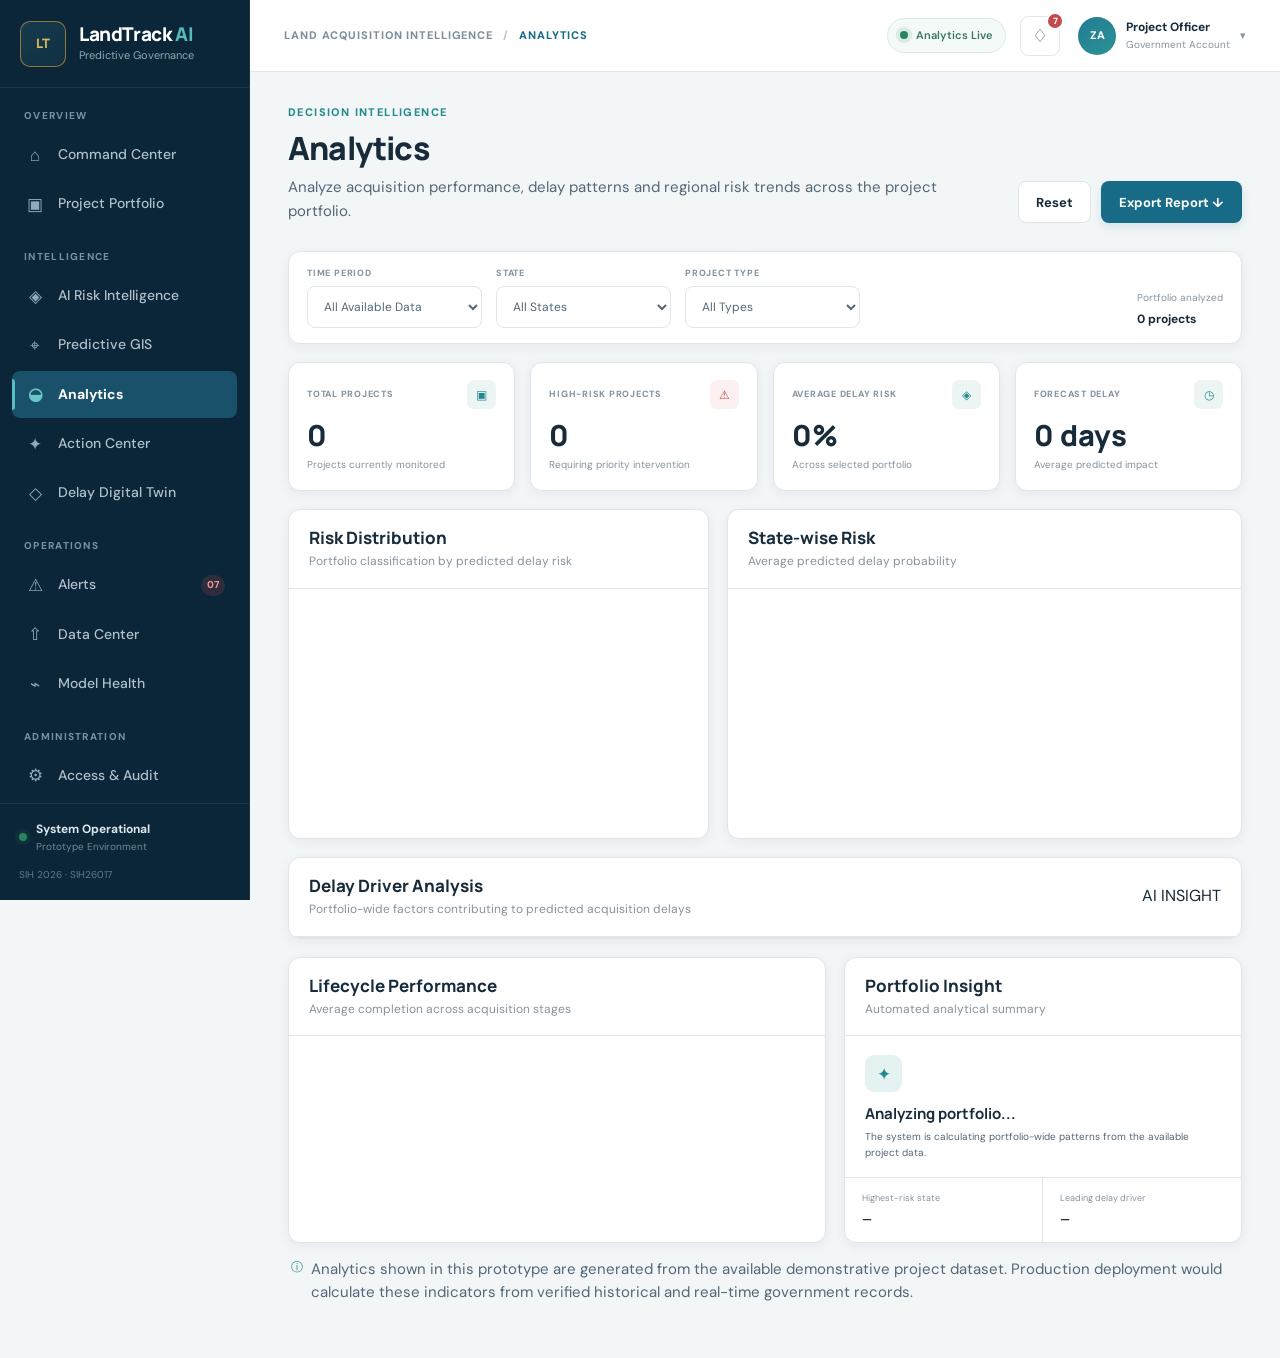
<file: pages/analytics.html>
<!DOCTYPE html>
<html lang="en">

<head>
    <meta charset="UTF-8">
    <meta name="viewport" content="width=device-width, initial-scale=1.0">
    <title>Analytics | LandTrack AI</title>

    <link rel="preconnect" href="https://fonts.googleapis.com">
    <link rel="preconnect" href="https://fonts.gstatic.com" crossorigin>
    <link href="https://fonts.googleapis.com/css2?family=DM+Sans:wght@400;500;600;700&family=Manrope:wght@500;600;700;800&display=swap" rel="stylesheet">
    <link rel="stylesheet" href="../css/main.css">
    <link rel="stylesheet" href="../css/components.css">
    <link rel="stylesheet" href="../css/analytics.css">
</head>

<body>
    <div class="app-shell">
    <!-- ======================================================
         SIDEBAR
         ====================================================== -->

    <aside class="sidebar">
        <div class="sidebar-brand">
            <div class="brand-mark">
                LT
            </div>

            <div class="brand-info">
                <h1>
                    LandTrack <span>AI</span>
                </h1>
                <p>
                    Predictive Governance
                </p>
            </div>
        </div>


        <nav class="sidebar-navigation">
            <div class="navigation-group">
                <p class="navigation-label">
                    Overview
                </p>

                <a href="dashboard.html" class="navigation-item">
                    <span class="navigation-icon">⌂</span>
                    <span>Command Center</span>
                </a>

                <a href="index.html#projects" class="navigation-item">
                    <span class="navigation-icon">▣</span>
                    <span>Project Portfolio</span>
                </a>
            </div>

            <div class="navigation-group">
                <p class="navigation-label">
                    Intelligence
                </p>

                <a href="risk-analysis.html" class="navigation-item">
                    <span class="navigation-icon">◈</span>
                    <span>AI Risk Intelligence</span>
                </a>

                <a href="gis-map.html" class="navigation-item">
                    <span class="navigation-icon">⌖</span>
                    <span>Predictive GIS</span>
                </a>

                <a href="analytics.html" class="navigation-item active">
                    <span class="navigation-icon">◒</span>
                    <span>Analytics</span>
                </a>

                <a href="recommendations.html" class="navigation-item">
                    <span class="navigation-icon">✦</span>
                    <span>Action Center</span>
                </a>

                <a href="digital-twin.html" class="navigation-item">
                    <span class="navigation-icon">◇</span>
                    <span>Delay Digital Twin</span>
                </a>
            </div>

            <div class="navigation-group">

                <p class="navigation-label">
                    Operations
                </p>

                <a href="alerts.html" class="navigation-item">
                    <span class="navigation-icon">⚠</span>
                    <span>Alerts</span>

                    <span class="navigation-badge">
                        07
                    </span>

                </a>

                <a href="data-center.html" class="navigation-item">
                    <span class="navigation-icon">⇧</span>
                    <span>Data Center</span>
                </a>

                <a href="model-health.html" class="navigation-item">
                    <span class="navigation-icon">⌁</span>
                    <span>Model Health</span>
                </a>

            </div>

            <div class="navigation-group">

                <p class="navigation-label">
                    Administration
                </p>

                <a href="administration.html" class="navigation-item">
                    <span class="navigation-icon">⚙</span>
                    <span>Access & Audit</span>
                </a>

            </div>
        </nav>


        <div class="sidebar-footer">
            <div class="system-status">
                <span class="status-indicator"></span>

                <div>
                    <strong>
                        System Operational
                    </strong>

                    <small>
                        Prototype Environment
                    </small>

                </div>
            </div>

            <div class="sidebar-version">
                SIH 2026 · SIH26017
            </div>
        </div>
    </aside>

    <!-- ======================================================
         MAIN
         ====================================================== -->

    <div class="main-container">


        <!-- HEADER -->

        <header class="top-header">

            <div class="header-left">

                <button
                    class="menu-button"
                    id="menuButton"
                >
                    ☰
                </button>

                <div class="breadcrumb">

                    <span>
                        LAND ACQUISITION INTELLIGENCE
                    </span>

                    <strong>/</strong>

                    <span>
                        ANALYTICS
                    </span>

                </div>

            </div>


            <div class="header-right">

                <div class="header-status">

                    <span class="status-indicator"></span>

                    Analytics Live

                </div>


                <button
                    class="header-icon-button"
                    id="notificationButton"
                >
                    ♢

                    <span class="notification-count">
                        7
                    </span>

                </button>


                <div class="user-profile">

                    <div class="user-avatar">
                        ZA
                    </div>

                    <div class="user-details">

                        <strong>
                            Project Officer
                        </strong>

                        <small>
                            Government Account
                        </small>

                    </div>

                    <span class="user-chevron">
                        ▾
                    </span>

                </div>

            </div>

        </header>



        <!-- ==================================================
             CONTENT
             ================================================== -->

        <main class="page-content">


            <!-- INTRO -->

            <section class="page-intro">

                <div class="page-intro-text">

                    <p class="page-eyebrow">
                        DECISION INTELLIGENCE
                    </p>

                    <h1 class="page-title">
                        Analytics
                    </h1>

                    <p class="page-description">
                        Analyze acquisition performance, delay
                        patterns and regional risk trends across
                        the project portfolio.
                    </p>

                </div>


                <div class="page-actions">

                    <button
                        class="btn btn-secondary"
                        id="resetAnalytics"
                    >
                        Reset
                    </button>

                    <button
                        class="btn btn-primary"
                        id="exportAnalytics"
                    >
                        Export Report ↓
                    </button>

                </div>

            </section>



            <!-- ==================================================
                 FILTER BAR
                 ================================================== -->

            <section class="analytics-filter-bar card">

                <div class="analytics-filter">

                    <label>
                        Time Period
                    </label>

                    <select
                        id="analyticsPeriod"
                        class="select-field"
                    >

                        <option value="all">
                            All Available Data
                        </option>

                        <option value="12">
                            Last 12 Months
                        </option>

                        <option value="6">
                            Last 6 Months
                        </option>

                        <option value="3">
                            Last 3 Months
                        </option>

                    </select>

                </div>


                <div class="analytics-filter">

                    <label>
                        State
                    </label>

                    <select
                        id="analyticsState"
                        class="select-field"
                    >

                        <option value="all">
                            All States
                        </option>

                    </select>

                </div>


                <div class="analytics-filter">

                    <label>
                        Project Type
                    </label>

                    <select
                        id="analyticsType"
                        class="select-field"
                    >

                        <option value="all">
                            All Types
                        </option>

                    </select>

                </div>


                <div class="analytics-filter-summary">

                    <span>
                        Portfolio analyzed
                    </span>

                    <strong id="analyticsProjectCount">
                        0 projects
                    </strong>

                </div>

            </section>



            <!-- ==================================================
                 KPI CARDS
                 ================================================== -->

            <section class="analytics-kpi-grid">


                <article class="analytics-kpi card">

                    <div class="analytics-kpi-top">

                        <span class="analytics-kpi-label">
                            TOTAL PROJECTS
                        </span>

                        <span class="analytics-kpi-icon">
                            ▣
                        </span>

                    </div>

                    <strong
                        id="analyticsTotalProjects"
                        class="analytics-kpi-value"
                    >
                        0
                    </strong>

                    <p>
                        Projects currently monitored
                    </p>

                </article>


                <article class="analytics-kpi card">

                    <div class="analytics-kpi-top">

                        <span class="analytics-kpi-label">
                            HIGH-RISK PROJECTS
                        </span>

                        <span class="analytics-kpi-icon risk">
                            ⚠
                        </span>

                    </div>

                    <strong
                        id="analyticsHighRisk"
                        class="analytics-kpi-value"
                    >
                        0
                    </strong>

                    <p>
                        Requiring priority intervention
                    </p>

                </article>


                <article class="analytics-kpi card">

                    <div class="analytics-kpi-top">

                        <span class="analytics-kpi-label">
                            AVERAGE DELAY RISK
                        </span>

                        <span class="analytics-kpi-icon">
                            ◈
                        </span>

                    </div>

                    <strong
                        id="analyticsAverageRisk"
                        class="analytics-kpi-value"
                    >
                        0%
                    </strong>

                    <p>
                        Across selected portfolio
                    </p>

                </article>


                <article class="analytics-kpi card">

                    <div class="analytics-kpi-top">

                        <span class="analytics-kpi-label">
                            FORECAST DELAY
                        </span>

                        <span class="analytics-kpi-icon">
                            ◷
                        </span>

                    </div>

                    <strong
                        id="analyticsAverageDelay"
                        class="analytics-kpi-value"
                    >
                        0 days
                    </strong>

                    <p>
                        Average predicted impact
                    </p>

                </article>

            </section>



            <!-- ==================================================
                 CHART ROW
                 ================================================== -->

            <section class="analytics-chart-grid">


                <!-- RISK DISTRIBUTION -->

                <article class="card analytics-chart-card">

                    <div class="card-header">

                        <div class="card-header-content">

                            <h2 class="card-title">
                                Risk Distribution
                            </h2>

                            <p class="card-subtitle">
                                Portfolio classification by
                                predicted delay risk
                            </p>

                        </div>

                    </div>


                    <div
                        class="risk-distribution"
                        id="riskDistribution"
                    ></div>

                </article>



                <!-- STATE PERFORMANCE -->

                <article class="card analytics-chart-card">

                    <div class="card-header">

                        <div class="card-header-content">

                            <h2 class="card-title">
                                State-wise Risk
                            </h2>

                            <p class="card-subtitle">
                                Average predicted delay probability
                            </p>

                        </div>

                    </div>


                    <div
                        class="state-risk-chart"
                        id="stateRiskChart"
                    ></div>

                </article>

            </section>



            <!-- ==================================================
                 DELAY DRIVER ANALYSIS
                 ================================================== -->

            <section class="card delay-driver-section">

                <div class="card-header">

                    <div class="card-header-content">

                        <h2 class="card-title">
                            Delay Driver Analysis
                        </h2>

                        <p class="card-subtitle">
                            Portfolio-wide factors contributing
                            to predicted acquisition delays
                        </p>

                    </div>

                    <span class="ai-chip">
                        AI INSIGHT
                    </span>

                </div>


                <div
                    class="delay-driver-grid"
                    id="delayDriverGrid"
                ></div>

            </section>



            <!-- ==================================================
                 STAGE PERFORMANCE
                 ================================================== -->

            <section class="analytics-bottom-grid">


                <article class="card stage-performance-card">

                    <div class="card-header">

                        <div class="card-header-content">

                            <h2 class="card-title">
                                Lifecycle Performance
                            </h2>

                            <p class="card-subtitle">
                                Average completion across
                                acquisition stages
                            </p>

                        </div>

                    </div>


                    <div
                        class="lifecycle-chart"
                        id="lifecycleChart"
                    ></div>

                </article>



                <article class="card analytics-insight-card">

                    <div class="card-header">

                        <div class="card-header-content">

                            <h2 class="card-title">
                                Portfolio Insight
                            </h2>

                            <p class="card-subtitle">
                                Automated analytical summary
                            </p>

                        </div>

                    </div>


                    <div class="portfolio-insight">

                        <div class="portfolio-insight-icon">
                            ✦
                        </div>

                        <h3
                            id="portfolioInsightTitle"
                        >
                            Analyzing portfolio...
                        </h3>

                        <p
                            id="portfolioInsightText"
                        >
                            The system is calculating portfolio-wide
                            patterns from the available project data.
                        </p>

                    </div>


                    <div class="analytics-insight-metrics">

                        <div>

                            <span>
                                Highest-risk state
                            </span>

                            <strong
                                id="highestRiskState"
                            >
                                —
                            </strong>

                        </div>


                        <div>

                            <span>
                                Leading delay driver
                            </span>

                            <strong
                                id="leadingDelayDriver"
                            >
                                —
                            </strong>

                        </div>

                    </div>

                </article>

            </section>



            <!-- ==================================================
                 DATA NOTE
                 ================================================== -->

            <div class="analytics-disclaimer">

                <span>
                    ⓘ
                </span>

                <p>
                    Analytics shown in this prototype are generated
                    from the available demonstrative project dataset.
                    Production deployment would calculate these
                    indicators from verified historical and real-time
                    government records.
                </p>

            </div>

        </main>

    </div>

</div>


<script src="../js/data.js"></script>

<script src="../js/app.js"></script>

<script src="../js/analytics.js"></script>

</body>

</html>
</file>
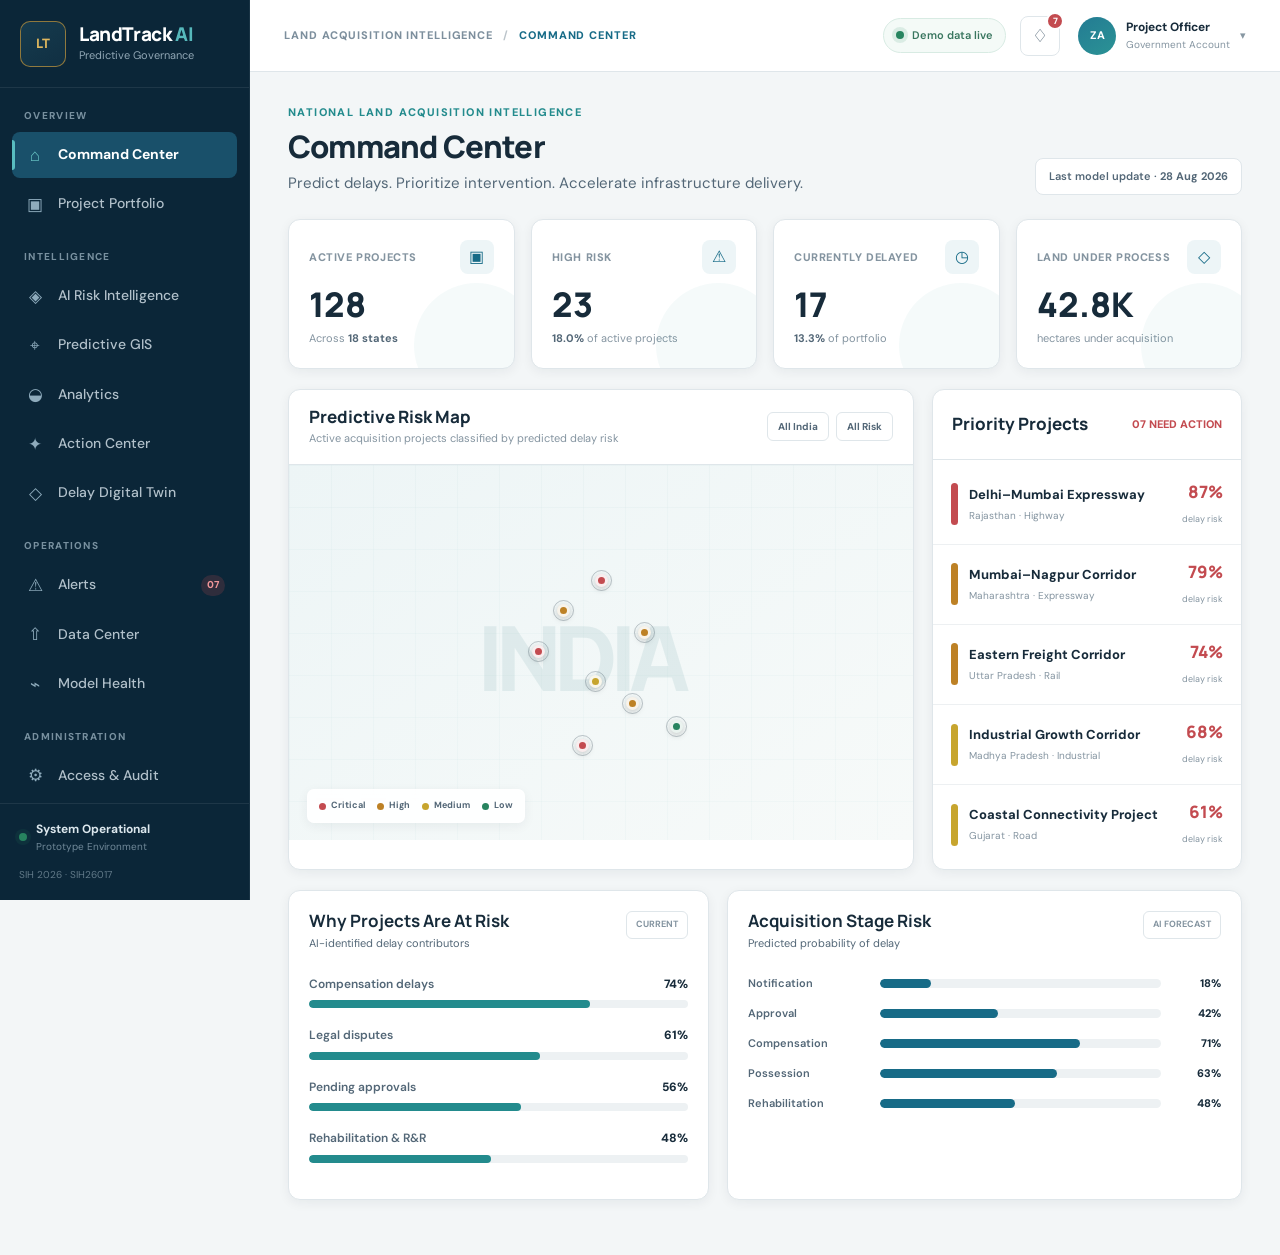
<file: pages/dashboard.html>
<!DOCTYPE html>
<html lang="en">

<head>
    <meta charset="UTF-8">

    <meta
        name="viewport"
        content="width=device-width, initial-scale=1.0"
    >

    <title>Command Center | LandTrack AI</title>

    <link
        rel="preconnect"
        href="https://fonts.googleapis.com"
    >

    <link
        rel="preconnect"
        href="https://fonts.gstatic.com"
        crossorigin
    >

    <link
        href="https://fonts.googleapis.com/css2?family=DM+Sans:wght@400;500;600;700&family=Manrope:wght@500;600;700;800&display=swap"
        rel="stylesheet"
    >

    <link
        rel="stylesheet"
        href="../css/main.css"
    >

    <link
        rel="stylesheet"
        href="../css/components.css"
    >

    <link
        rel="stylesheet"
        href="../css/dashboard.css"
    >
</head>


<body>

    <div class="app-shell">


        <!-- ==================================================
             SIDEBAR
             ================================================== -->

        <aside class="sidebar">

            <div class="sidebar-brand">

                <div class="brand-mark">
                    LT
                </div>

                <div class="brand-info">

                    <h1>
                        LandTrack <span>AI</span>
                    </h1>

                    <p>
                        Predictive Governance
                    </p>

                </div>

            </div>


            <nav class="sidebar-navigation">

                <div class="navigation-group">

                    <p class="navigation-label">
                        Overview
                    </p>

                    <a
                        href="dashboard.html"
                        class="navigation-item active"
                    >
                        <span class="navigation-icon">⌂</span>
                        <span>Command Center</span>
                    </a>

                    <a
                        href="index.html#projects"
                        class="navigation-item"
                    >
                        <span class="navigation-icon">▣</span>
                        <span>Project Portfolio</span>
                    </a>

                </div>


                <div class="navigation-group">

                    <p class="navigation-label">
                        Intelligence
                    </p>

                    <a
                        href="risk-analysis.html"
                        class="navigation-item"
                    >
                        <span class="navigation-icon">◈</span>
                        <span>AI Risk Intelligence</span>
                    </a>

                    <a
                        href="gis-map.html"
                        class="navigation-item"
                    >
                        <span class="navigation-icon">⌖</span>
                        <span>Predictive GIS</span>
                    </a>

                    <a
                        href="analytics.html"
                        class="navigation-item"
                    >
                        <span class="navigation-icon">◒</span>
                        <span>Analytics</span>
                    </a>

                    <a
                        href="recommendations.html"
                        class="navigation-item"
                    >
                        <span class="navigation-icon">✦</span>
                        <span>Action Center</span>
                    </a>

                    <a
                        href="digital-twin.html"
                        class="navigation-item"
                    >
                        <span class="navigation-icon">◇</span>
                        <span>Delay Digital Twin</span>
                    </a>

                </div>


                <div class="navigation-group">

                    <p class="navigation-label">
                        Operations
                    </p>

                    <a
                        href="alerts.html"
                        class="navigation-item"
                    >
                        <span class="navigation-icon">⚠</span>
                        <span>Alerts</span>

                        <span class="navigation-badge">
                            07
                        </span>

                    </a>

                    <a
                        href="data-center.html"
                        class="navigation-item"
                    >
                        <span class="navigation-icon">⇧</span>
                        <span>Data Center</span>
                    </a>

                    <a
                        href="model-health.html"
                        class="navigation-item"
                    >
                        <span class="navigation-icon">⌁</span>
                        <span>Model Health</span>
                    </a>

                </div>


                <div class="navigation-group">

                    <p class="navigation-label">
                        Administration
                    </p>

                    <a
                        href="administration.html"
                        class="navigation-item"
                    >
                        <span class="navigation-icon">⚙</span>
                        <span>Access & Audit</span>
                    </a>

                </div>

            </nav>


            <div class="sidebar-footer">

                <div class="system-status">

                    <span class="status-indicator"></span>

                    <div>

                        <strong>
                            System Operational
                        </strong>

                        <small>
                            Prototype Environment
                        </small>

                    </div>

                </div>

                <div class="sidebar-version">
                    SIH 2026 · SIH26017
                </div>

            </div>

        </aside>



        <!-- ==================================================
             MAIN CONTAINER
             ================================================== -->

        <div class="main-container">


            <!-- ==================================================
                 TOP HEADER
                 ================================================== -->

            <header class="top-header">

                <div class="header-left">

                    <button
                        class="menu-button"
                        id="menuButton"
                    >
                        ☰
                    </button>

                    <div class="breadcrumb">

                        <span>
                            LAND ACQUISITION INTELLIGENCE
                        </span>

                        <strong>/</strong>

                        <span>
                            COMMAND CENTER
                        </span>

                    </div>

                </div>


                <div class="header-right">

                    <div class="header-status">

                        <span class="status-indicator"></span>

                        Demo data live

                    </div>


                    <button
                        class="header-icon-button"
                        id="notificationButton"
                    >
                        ♢

                        <span class="notification-count">
                            7
                        </span>

                    </button>


                    <div class="user-profile">

                        <div class="user-avatar">
                            ZA
                        </div>

                        <div class="user-details">

                            <strong>
                                Project Officer
                            </strong>

                            <small>
                                Government Account
                            </small>

                        </div>

                        <span class="user-chevron">
                            ▾
                        </span>

                    </div>

                </div>

            </header>



            <!-- ==================================================
                 DASHBOARD
                 ================================================== -->

            <main class="page-content">


                <!-- Dashboard Intro -->

                <section class="dashboard-intro">

                    <div>

                        <p class="dashboard-kicker">
                            National Land Acquisition Intelligence
                        </p>

                        <h1 class="dashboard-title">
                            Command Center
                        </h1>

                        <p class="dashboard-subtitle">
                            Predict delays. Prioritize intervention.
                            Accelerate infrastructure delivery.
                        </p>

                    </div>


                    <div class="dashboard-date">

                        Last model update ·
                        <strong>
                            28 Aug 2026
                        </strong>

                    </div>

                </section>



                <!-- ==================================================
                     KPI CARDS
                     ================================================== -->

                <section class="dashboard-kpi-grid">


                    <article class="dashboard-kpi">

                        <div class="kpi-top">

                            <span class="kpi-label">
                                Active Projects
                            </span>

                            <span class="kpi-icon">
                                ▣
                            </span>

                        </div>

                        <div class="kpi-value">
                            128
                        </div>

                        <p class="kpi-meta">
                            Across <strong>18 states</strong>
                        </p>

                    </article>


                    <article class="dashboard-kpi">

                        <div class="kpi-top">

                            <span class="kpi-label">
                                High Risk
                            </span>

                            <span class="kpi-icon">
                                ⚠
                            </span>

                        </div>

                        <div class="kpi-value">
                            23
                        </div>

                        <p class="kpi-meta">
                            <strong>18.0%</strong>
                            of active projects
                        </p>

                    </article>


                    <article class="dashboard-kpi">

                        <div class="kpi-top">

                            <span class="kpi-label">
                                Currently Delayed
                            </span>

                            <span class="kpi-icon">
                                ◷
                            </span>

                        </div>

                        <div class="kpi-value">
                            17
                        </div>

                        <p class="kpi-meta">
                            <strong>13.3%</strong>
                            of portfolio
                        </p>

                    </article>


                    <article class="dashboard-kpi">

                        <div class="kpi-top">

                            <span class="kpi-label">
                                Land Under Process
                            </span>

                            <span class="kpi-icon">
                                ◇
                            </span>

                        </div>

                        <div class="kpi-value">
                            42.8K
                        </div>

                        <p class="kpi-meta">
                            hectares under acquisition
                        </p>

                    </article>

                </section>



                <!-- ==================================================
                     MAP + PRIORITY PROJECTS
                     ================================================== -->

                <section class="dashboard-main-grid">


                    <!-- Risk Map -->

                    <article class="risk-map-card">

                        <div class="risk-map-header">

                            <div>

                                <h2 class="risk-map-title">
                                    Predictive Risk Map
                                </h2>

                                <p class="risk-map-description">
                                    Active acquisition projects
                                    classified by predicted delay risk
                                </p>

                            </div>


                            <div class="map-controls">

                                <button class="map-filter">
                                    All India
                                </button>

                                <button class="map-filter">
                                    All Risk
                                </button>

                            </div>

                        </div>


                        <div class="risk-map">

                            <div class="map-india">
                                INDIA
                            </div>


                            <!-- Markers -->

                            <span
                                class="map-marker critical"
                                style="top: 29%; left: 49%;"
                            ></span>

                            <span
                                class="map-marker high"
                                style="top: 37%; left: 43%;"
                            ></span>

                            <span
                                class="map-marker critical"
                                style="top: 48%; left: 39%;"
                            ></span>

                            <span
                                class="map-marker medium"
                                style="top: 56%; left: 48%;"
                            ></span>

                            <span
                                class="map-marker high"
                                style="top: 62%; left: 54%;"
                            ></span>

                            <span
                                class="map-marker low"
                                style="top: 68%; left: 61%;"
                            ></span>

                            <span
                                class="map-marker high"
                                style="top: 43%; left: 56%;"
                            ></span>

                            <span
                                class="map-marker critical"
                                style="top: 73%; left: 46%;"
                            ></span>


                            <!-- Legend -->

                            <div class="map-legend">

                                <div class="legend-item">

                                    <span
                                        class="legend-dot critical"
                                    ></span>

                                    Critical

                                </div>

                                <div class="legend-item">

                                    <span
                                        class="legend-dot high"
                                    ></span>

                                    High

                                </div>

                                <div class="legend-item">

                                    <span
                                        class="legend-dot medium"
                                    ></span>

                                    Medium

                                </div>

                                <div class="legend-item">

                                    <span
                                        class="legend-dot low"
                                    ></span>

                                    Low

                                </div>

                            </div>

                        </div>

                    </article>



                    <!-- Priority Projects -->

                    <article class="priority-card">

                        <div class="priority-header">

                            <div>

                                <h2 class="priority-title">
                                    Priority Projects
                                </h2>

                            </div>

                            <span class="priority-count">
                                07 NEED ACTION
                            </span>

                        </div>


                        <div class="priority-list">


                            <div class="priority-item">

                                <span
                                    class="priority-risk critical"
                                ></span>

                                <div class="priority-info">

                                    <p class="priority-project">
                                        Delhi–Mumbai Expressway
                                    </p>

                                    <p class="priority-location">
                                        Rajasthan · Highway
                                    </p>

                                </div>

                                <div class="priority-score">

                                    <strong>
                                        87%
                                    </strong>

                                    <span>
                                        delay risk
                                    </span>

                                </div>

                            </div>


                            <div class="priority-item">

                                <span
                                    class="priority-risk high"
                                ></span>

                                <div class="priority-info">

                                    <p class="priority-project">
                                        Mumbai–Nagpur Corridor
                                    </p>

                                    <p class="priority-location">
                                        Maharashtra · Expressway
                                    </p>

                                </div>

                                <div class="priority-score">

                                    <strong>
                                        79%
                                    </strong>

                                    <span>
                                        delay risk
                                    </span>

                                </div>

                            </div>


                            <div class="priority-item">

                                <span
                                    class="priority-risk high"
                                ></span>

                                <div class="priority-info">

                                    <p class="priority-project">
                                        Eastern Freight Corridor
                                    </p>

                                    <p class="priority-location">
                                        Uttar Pradesh · Rail
                                    </p>

                                </div>

                                <div class="priority-score">

                                    <strong>
                                        74%
                                    </strong>

                                    <span>
                                        delay risk
                                    </span>

                                </div>

                            </div>


                            <div class="priority-item">

                                <span
                                    class="priority-risk medium"
                                ></span>

                                <div class="priority-info">

                                    <p class="priority-project">
                                        Industrial Growth Corridor
                                    </p>

                                    <p class="priority-location">
                                        Madhya Pradesh · Industrial
                                    </p>

                                </div>

                                <div class="priority-score">

                                    <strong>
                                        68%
                                    </strong>

                                    <span>
                                        delay risk
                                    </span>

                                </div>

                            </div>


                            <div class="priority-item">

                                <span
                                    class="priority-risk medium"
                                ></span>

                                <div class="priority-info">

                                    <p class="priority-project">
                                        Coastal Connectivity Project
                                    </p>

                                    <p class="priority-location">
                                        Gujarat · Road
                                    </p>

                                </div>

                                <div class="priority-score">

                                    <strong>
                                        61%
                                    </strong>

                                    <span>
                                        delay risk
                                    </span>

                                </div>

                            </div>

                        </div>

                    </article>

                </section>



                <!-- ==================================================
                     LOWER ANALYTICS
                     ================================================== -->

                <section class="dashboard-lower-grid">


                    <!-- Delay Drivers -->

                    <article class="delay-drivers-card">

                        <div class="analytics-card-heading">

                            <div>

                                <h3>
                                    Why Projects Are At Risk
                                </h3>

                                <p>
                                    AI-identified delay contributors
                                </p>

                            </div>

                            <span class="analytics-period">
                                CURRENT
                            </span>

                        </div>


                        <div class="driver-item">

                            <div class="driver-top">

                                <span class="driver-name">
                                    Compensation delays
                                </span>

                                <span class="driver-value">
                                    74%
                                </span>

                            </div>

                            <div class="driver-track">

                                <div
                                    class="driver-fill"
                                    style="width: 74%;"
                                ></div>

                            </div>

                        </div>


                        <div class="driver-item">

                            <div class="driver-top">

                                <span class="driver-name">
                                    Legal disputes
                                </span>

                                <span class="driver-value">
                                    61%
                                </span>

                            </div>

                            <div class="driver-track">

                                <div
                                    class="driver-fill"
                                    style="width: 61%;"
                                ></div>

                            </div>

                        </div>


                        <div class="driver-item">

                            <div class="driver-top">

                                <span class="driver-name">
                                    Pending approvals
                                </span>

                                <span class="driver-value">
                                    56%
                                </span>

                            </div>

                            <div class="driver-track">

                                <div
                                    class="driver-fill"
                                    style="width: 56%;"
                                ></div>

                            </div>

                        </div>


                        <div class="driver-item">

                            <div class="driver-top">

                                <span class="driver-name">
                                    Rehabilitation & R&R
                                </span>

                                <span class="driver-value">
                                    48%
                                </span>

                            </div>

                            <div class="driver-track">

                                <div
                                    class="driver-fill"
                                    style="width: 48%;"
                                ></div>

                            </div>

                        </div>

                    </article>



                    <!-- Stage Risk -->

                    <article class="stage-risk-card">

                        <div class="analytics-card-heading">

                            <div>

                                <h3>
                                    Acquisition Stage Risk
                                </h3>

                                <p>
                                    Predicted probability of delay
                                </p>

                            </div>

                            <span class="analytics-period">
                                AI FORECAST
                            </span>

                        </div>


                        <div class="stage-list">


                            <div class="stage-item">

                                <span class="stage-name">
                                    Notification
                                </span>

                                <div class="stage-track">

                                    <div
                                        class="stage-fill"
                                        style="width: 18%;"
                                    ></div>

                                </div>

                                <span class="stage-risk-value">
                                    18%
                                </span>

                            </div>


                            <div class="stage-item">

                                <span class="stage-name">
                                    Approval
                                </span>

                                <div class="stage-track">

                                    <div
                                        class="stage-fill"
                                        style="width: 42%;"
                                    ></div>

                                </div>

                                <span class="stage-risk-value">
                                    42%
                                </span>

                            </div>


                            <div class="stage-item">

                                <span class="stage-name">
                                    Compensation
                                </span>

                                <div class="stage-track">

                                    <div
                                        class="stage-fill"
                                        style="width: 71%;"
                                    ></div>

                                </div>

                                <span class="stage-risk-value">
                                    71%
                                </span>

                            </div>


                            <div class="stage-item">

                                <span class="stage-name">
                                    Possession
                                </span>

                                <div class="stage-track">

                                    <div
                                        class="stage-fill"
                                        style="width: 63%;"
                                    ></div>

                                </div>

                                <span class="stage-risk-value">
                                    63%
                                </span>

                            </div>


                            <div class="stage-item">

                                <span class="stage-name">
                                    Rehabilitation
                                </span>

                                <div class="stage-track">

                                    <div
                                        class="stage-fill"
                                        style="width: 48%;"
                                    ></div>

                                </div>

                                <span class="stage-risk-value">
                                    48%
                                </span>

                            </div>

                        </div>

                    </article>

                </section>

            </main>

        </div>

    </div>


    <script src="../js/data.js"></script>
    <script src="../js/app.js"></script>
    <script src="../js/dashboard.js"></script>

</body>

</html>
</file>
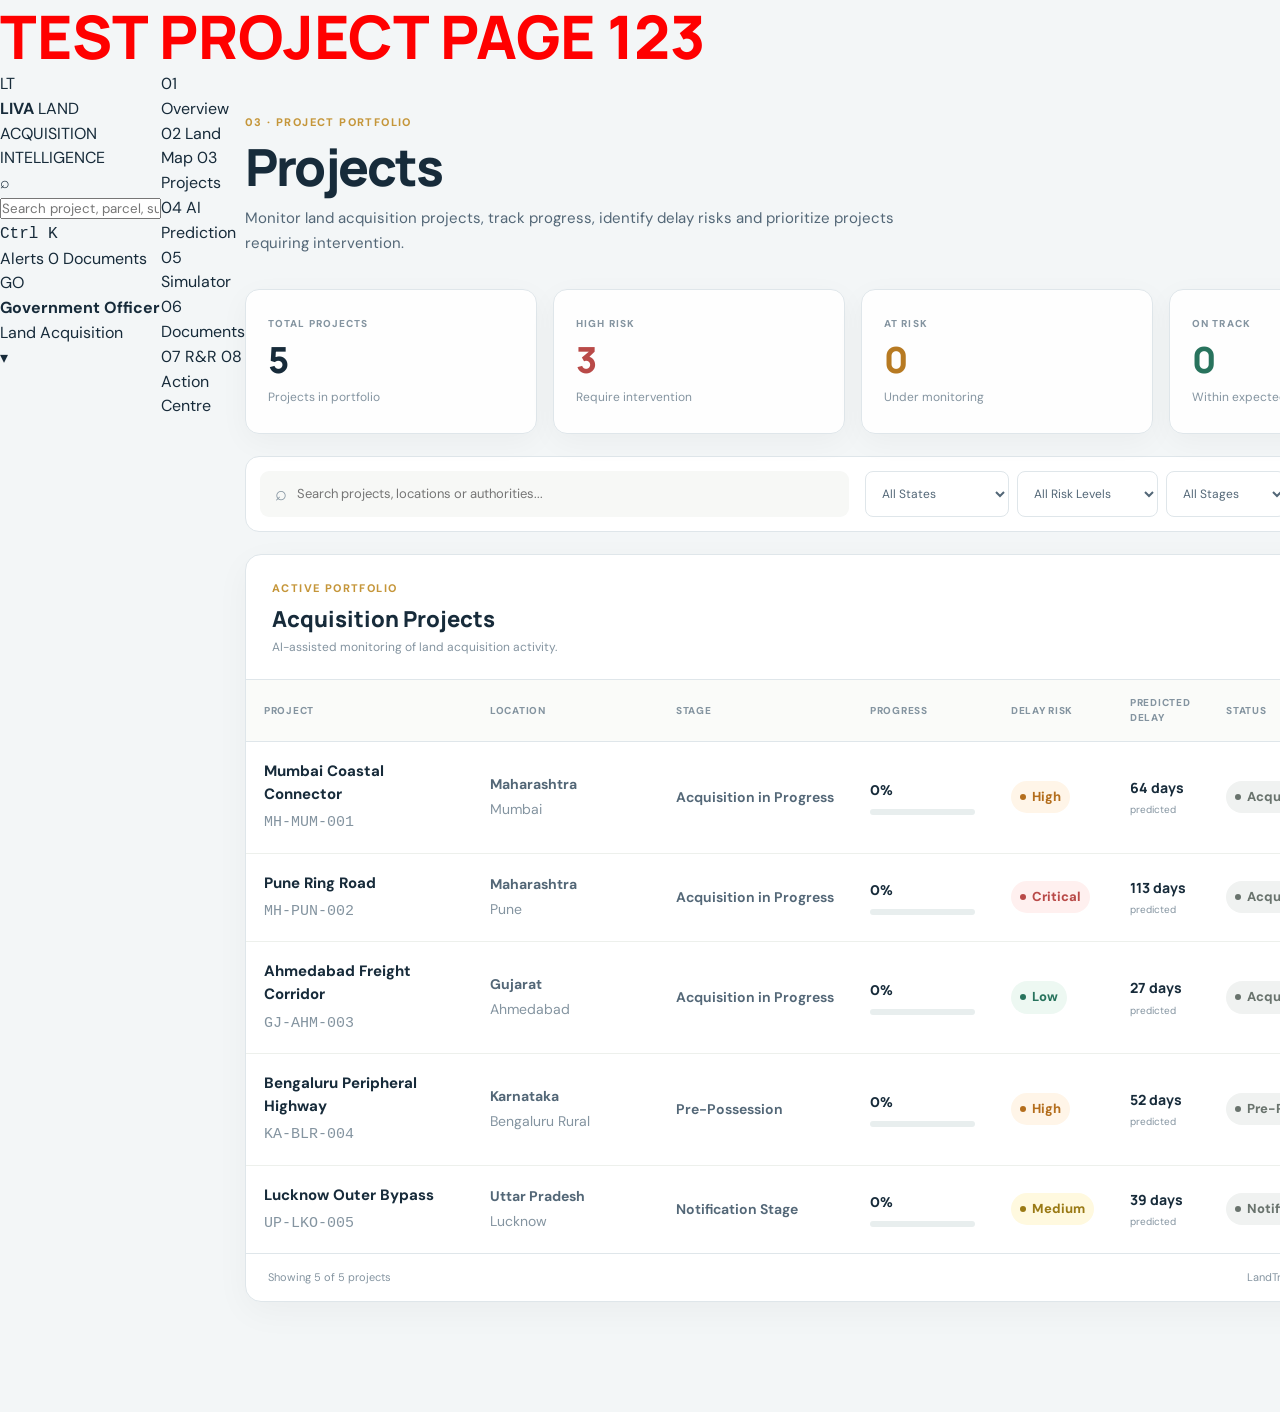
<file: pages/projects.html>
<!DOCTYPE html>
<html lang="en">

<head>

    <meta charset="UTF-8">

    <meta
        name="viewport"
        content="width=device-width, initial-scale=1.0"
    >

    <title>Projects | LIVA</title>


    <!-- Fonts -->

    <link rel="preconnect" href="https://fonts.googleapis.com">

    <link
        rel="preconnect"
        href="https://fonts.gstatic.com"
        crossorigin
    >

    <link
        href="https://fonts.googleapis.com/css2?family=DM+Sans:wght@400;500;600;700&family=Manrope:wght@500;600;700;800&display=swap"
        rel="stylesheet"
    >


    <!-- CSS -->

    <link rel="stylesheet" href="../css/main.css">

    <link rel="stylesheet" href="../css/components.css">

    <link rel="stylesheet" href="../css/projects.css">

</head>


<body>

    <h1 style="color:red; font-size:60px;">
    TEST PROJECT PAGE 123
</h1>

    <div class="app-shell">


        <!-- =====================================================
             TOP HEADER
        ====================================================== -->

        <header class="top-header-new">


            <!-- LOGO -->

            <a
                href="dashboard.html"
                class="brand"
            >

                <div class="brand-logo">
                    LT
                </div>


                <div class="brand-text">

                    <strong>
                        LIVA
                    </strong>

                    <span>
                        LAND ACQUISITION INTELLIGENCE
                    </span>

                </div>

            </a>



            <!-- SEARCH -->

            <div class="global-search">

                <span>
                    ⌕
                </span>

                <input
                    type="text"
                    placeholder="Search project, parcel, survey number..."
                >

                <kbd>
                    Ctrl K
                </kbd>

            </div>



            <!-- HEADER RIGHT -->

            <div class="header-actions">


                <a
                    href="alerts.html"
                    class="header-link"
                >

                    Alerts

                    <span class="alert-count">
                        0
                    </span>

                </a>


                <a
                    href="documents.html"
                    class="header-link"
                >
                    Documents
                </a>


                <div class="government-user">

                    <div class="government-avatar">
                        GO
                    </div>


                    <div>

                        <strong>
                            Government Officer
                        </strong>

                        <span>
                            Land Acquisition
                        </span>

                    </div>


                    <span class="user-arrow">
                        ▾
                    </span>

                </div>


            </div>


        </header>



        <!-- =====================================================
             MAIN NAVIGATION
        ====================================================== -->

        <nav class="main-navigation">


            <a
                href="dashboard.html"
                class="mode-item"
            >

                <span class="mode-number">
                    01
                </span>

                Overview

            </a>



            <a
                href="gis-map.html"
                class="mode-item"
            >

                <span class="mode-number">
                    02
                </span>

                Land Map

            </a>



            <a
                href="index.html#projects"
                class="mode-item active"
            >

                <span class="mode-number">
                    03
                </span>

                Projects

            </a>



            <a
                href="risk-analysis.html"
                class="mode-item"
            >

                <span class="mode-number">
                    04
                </span>

                AI Prediction

            </a>



            <a
                href="simulator.html"
                class="mode-item"
            >

                <span class="mode-number">
                    05
                </span>

                Simulator

            </a>



            <a
                href="documents.html"
                class="mode-item"
            >

                <span class="mode-number">
                    06
                </span>

                Documents

            </a>



            <a
                href="recommendations.html"
                class="mode-item"
            >

                <span class="mode-number">
                    07
                </span>

                R&amp;R

            </a>



            <a
                href="alerts.html"
                class="mode-item"
            >

                <span class="mode-number">
                    08
                </span>

                Action Centre

            </a>


        </nav>



        <!-- =====================================================
             PAGE
        ====================================================== -->

        <main class="projects-page">



            <!-- HERO -->

            <section class="projects-hero">


                <div>

                    <p class="page-eyebrow">
                        03 · PROJECT PORTFOLIO
                    </p>


                    <h1>
                        Projects
                    </h1>


                    <p class="projects-description">

                        Monitor land acquisition projects, track progress,
                        identify delay risks and prioritize projects
                        requiring intervention.

                    </p>

                </div>



                <button
                    class="add-project-hero-button"
                    id="addProjectButton"
                >

                    <span>
                        +
                    </span>

                    Add New Project

                </button>


            </section>



            <!-- =================================================
                 SUMMARY CARDS
            ================================================== -->

            <section class="project-summary-grid">


                <div class="project-summary-card">

                    <span class="summary-label">
                        TOTAL PROJECTS
                    </span>


                    <strong
                        class="summary-value"
                        id="totalProjects"
                    >
                        0
                    </strong>


                    <span class="summary-meta">
                        Projects in portfolio
                    </span>

                </div>



                <div class="project-summary-card">

                    <span class="summary-label">
                        HIGH RISK
                    </span>


                    <strong
                        class="summary-value danger"
                        id="highRiskProjects"
                    >
                        0
                    </strong>


                    <span class="summary-meta">
                        Require intervention
                    </span>

                </div>



                <div class="project-summary-card">

                    <span class="summary-label">
                        AT RISK
                    </span>


                    <strong
                        class="summary-value warning"
                        id="atRiskProjects"
                    >
                        0
                    </strong>


                    <span class="summary-meta">
                        Under monitoring
                    </span>

                </div>



                <div class="project-summary-card">

                    <span class="summary-label">
                        ON TRACK
                    </span>


                    <strong
                        class="summary-value success"
                        id="onTrackProjects"
                    >
                        0
                    </strong>


                    <span class="summary-meta">
                        Within expected timeline
                    </span>

                </div>


            </section>



            <!-- =================================================
                 TOOLBAR
            ================================================== -->

            <section class="projects-toolbar">


                <div class="project-search-box">

                    <span>
                        ⌕
                    </span>


                    <input
                        type="search"
                        id="projectSearch"
                        placeholder="Search projects, locations or authorities..."
                    >

                </div>



                <div class="project-filter-group">


                    <select
                        id="stateFilter"
                    >

                        <option value="all">
                            All States
                        </option>

                    </select>



                    <select
                        id="riskFilter"
                    >

                        <option value="all">
                            All Risk Levels
                        </option>

                        <option value="Critical">
                            Critical
                        </option>

                        <option value="High">
                            High
                        </option>

                        <option value="Medium">
                            Medium
                        </option>

                        <option value="Low">
                            Low
                        </option>

                    </select>



                    <select
                        id="stageFilter"
                    >

                        <option value="all">
                            All Stages
                        </option>

                    </select>



                    <button
                        id="clearFilters"
                        class="clear-filter-button"
                    >
                        Clear
                    </button>


                    <button
                        id="exportProjects"
                        class="export-button"
                    >
                        ↓ Export
                    </button>


                </div>


            </section>



            <!-- =================================================
                 PROJECT TABLE
            ================================================== -->

            <section class="projects-table-section">


                <div class="table-section-header">


                    <div>

                        <p class="table-eyebrow">
                            ACTIVE PORTFOLIO
                        </p>

                        <h2>
                            Acquisition Projects
                        </h2>

                        <p>
                            AI-assisted monitoring of land acquisition activity.
                        </p>

                    </div>



                    <span
                        id="portfolioCount"
                        class="portfolio-count"
                    >
                        0 projects
                    </span>


                </div>



                <div class="projects-table-wrapper">


                    <table class="projects-table">


                        <thead>

                            <tr>

                                <th>
                                    Project
                                </th>

                                <th>
                                    Location
                                </th>

                                <th>
                                    Stage
                                </th>

                                <th>
                                    Progress
                                </th>

                                <th>
                                    Delay Risk
                                </th>

                                <th>
                                    Predicted Delay
                                </th>

                                <th>
                                    Status
                                </th>

                                <th>
                                    Action
                                </th>

                            </tr>

                        </thead>



                        <tbody
                            id="projectsTableBody"
                        >

                        </tbody>


                    </table>


                </div>



                <!-- EMPTY STATE -->

                <div
                    class="project-empty-state hidden"
                    id="projectEmptyState"
                >

                    <div class="empty-icon">
                        ⌕
                    </div>


                    <h3>
                        No projects found
                    </h3>


                    <p>
                        Try changing your search or filter criteria.
                    </p>


                </div>



                <div class="projects-table-footer">

                    <span
                        id="tableResultInfo"
                    >
                        Showing 0 projects
                    </span>


                    <span>
                        LandTrack AI · Prototype Environment
                    </span>

                </div>


            </section>


        </main>



        <!-- =====================================================
             FOOTER ACTION BAR
        ====================================================== -->

        <footer class="bottom-action-bar">


            <div class="environment-status">

                <span></span>

                Prototype data environment

            </div>



            <div class="bottom-actions">


                <a href="documents.html">
                    Documents
                </a>


                <a href="simulator.html">
                    Simulate
                </a>


                <button
                    id="bottomAddProject"
                    class="bottom-add-project"
                >

                    + Add New Project

                </button>


            </div>


        </footer>



    </div>



    <!-- =========================================================
         ADD PROJECT MODAL
    ========================================================== -->

    <div
        class="modal-overlay hidden"
        id="projectModal"
    >


        <div class="project-modal">


            <!-- MODAL HEADER -->

            <div class="project-modal-header">


                <div>

                    <p>
                        NEW PROJECT
                    </p>


                    <h2>
                        Add Land Acquisition Project
                    </h2>

                </div>



                <button
                    id="closeProjectModal"
                    class="modal-close-button"
                >
                    ×
                </button>


            </div>



            <!-- FORM -->

            <form
                id="addProjectForm"
            >


                <div class="project-form-grid">


                    <!-- PROJECT NAME -->

                    <div class="form-group full-width">

                        <label>
                            Project Name *
                        </label>

                        <input
                            type="text"
                            name="name"
                            placeholder="e.g. Mumbai–Nagpur Expressway"
                            required
                        >

                    </div>



                    <!-- PROJECT TYPE -->

                    <div class="form-group">

                        <label>
                            Project Type *
                        </label>

                        <select
                            name="projectType"
                            required
                        >

                            <option value="">
                                Select project type
                            </option>

                            <option value="Highway">
                                Highway
                            </option>

                            <option value="Expressway">
                                Expressway
                            </option>

                            <option value="Railway">
                                Railway
                            </option>

                            <option value="Metro">
                                Metro
                            </option>

                            <option value="Industrial">
                                Industrial
                            </option>

                            <option value="Logistics">
                                Logistics
                            </option>

                        </select>

                    </div>



                    <!-- LAND CATEGORY -->

                    <div class="form-group">

                        <label>
                            Land Category *
                        </label>

                        <select
                            name="landCategory"
                            required
                        >

                            <option value="">
                                Select land type
                            </option>

                            <option value="Agricultural Land">
                                Agricultural Land
                            </option>

                            <option value="Residential / Settlement">
                                Residential / Settlement
                            </option>

                            <option value="Industrial Land">
                                Industrial Land
                            </option>

                            <option value="Government Land">
                                Government Land
                            </option>

                            <option value="Barren / Vacant Land">
                                Barren / Vacant Land
                            </option>

                            <option value="Forest / Protected Area">
                                Forest / Protected Area
                            </option>

                            <option value="Water Body / Wetland">
                                Water Body / Wetland
                            </option>

                        </select>

                    </div>



                    <!-- STATE -->

                    <div class="form-group">

                        <label>
                            State *
                        </label>

                        <input
                            type="text"
                            name="state"
                            placeholder="e.g. Maharashtra"
                            required
                        >

                    </div>



                    <!-- DISTRICT -->

                    <div class="form-group">

                        <label>
                            District *
                        </label>

                        <input
                            type="text"
                            name="district"
                            placeholder="Enter district"
                            required
                        >

                    </div>



                    <!-- AUTHORITY -->

                    <div class="form-group">

                        <label>
                            Responsible Authority
                        </label>

                        <input
                            type="text"
                            name="authority"
                            placeholder="Authority name"
                        >

                    </div>



                    <!-- LAND AREA -->

                    <div class="form-group">

                        <label>
                            Land Area (Hectares)
                        </label>

                        <input
                            type="number"
                            name="landArea"
                            placeholder="e.g. 850"
                            min="0"
                        >

                    </div>



                    <!-- AFFECTED FAMILIES -->

                    <div class="form-group">

                        <label>
                            Affected Families
                        </label>

                        <input
                            type="number"
                            name="affectedFamilies"
                            placeholder="e.g. 420"
                            min="0"
                        >

                    </div>



                    <!-- ACQUISITION STAGE -->

                    <div class="form-group">

                        <label>
                            Current Acquisition Stage
                        </label>

                        <select
                            name="acquisitionStage"
                        >

                            <option value="Notification">
                                Notification
                            </option>

                            <option value="Survey">
                                Survey
                            </option>

                            <option value="Approval">
                                Approval
                            </option>

                            <option value="Compensation">
                                Compensation
                            </option>

                            <option value="Possession">
                                Possession
                            </option>

                            <option value="Rehabilitation">
                                Rehabilitation
                            </option>

                            <option value="Legal Resolution">
                                Legal Resolution
                            </option>

                        </select>

                    </div>



                    <!-- RISK -->

                    <div class="form-group full-width">

                        <label>
                            Initial Risk Assessment
                        </label>

                        <select
                            name="riskLevel"
                        >

                            <option value="Low">
                                Low
                            </option>

                            <option
                                value="Medium"
                                selected
                            >
                                Medium
                            </option>

                            <option value="High">
                                High
                            </option>

                            <option value="Critical">
                                Critical
                            </option>

                        </select>


                        <small>
                            Prototype value. The final system can generate this through AI prediction.
                        </small>

                    </div>


                </div>



                <!-- MODAL FOOTER -->

                <div class="project-modal-footer">


                    <button
                        type="button"
                        id="cancelProject"
                        class="cancel-project-button"
                    >
                        Cancel
                    </button>



                    <button
                        type="submit"
                        class="submit-project-button"
                    >
                        Add Project →
                    </button>


                </div>


            </form>


        </div>


    </div>



    <!-- SCRIPTS -->

    <script src="../js/data.js"></script>

    <script src="../js/app.js"></script>

    <script src="../js/projects.js"></script>


    <!-- Bottom Add Project -->

    <script>

        document.addEventListener(
            "DOMContentLoaded",
            function () {

                const bottomButton =
                    document.getElementById(
                        "bottomAddProject"
                    );


                const mainButton =
                    document.getElementById(
                        "addProjectButton"
                    );


                if (
                    bottomButton &&
                    mainButton
                ) {

                    bottomButton.addEventListener(
                        "click",
                        function () {

                            mainButton.click();

                        }
                    );

                }

            }
        );

    </script>


</body>

</html>
</file>
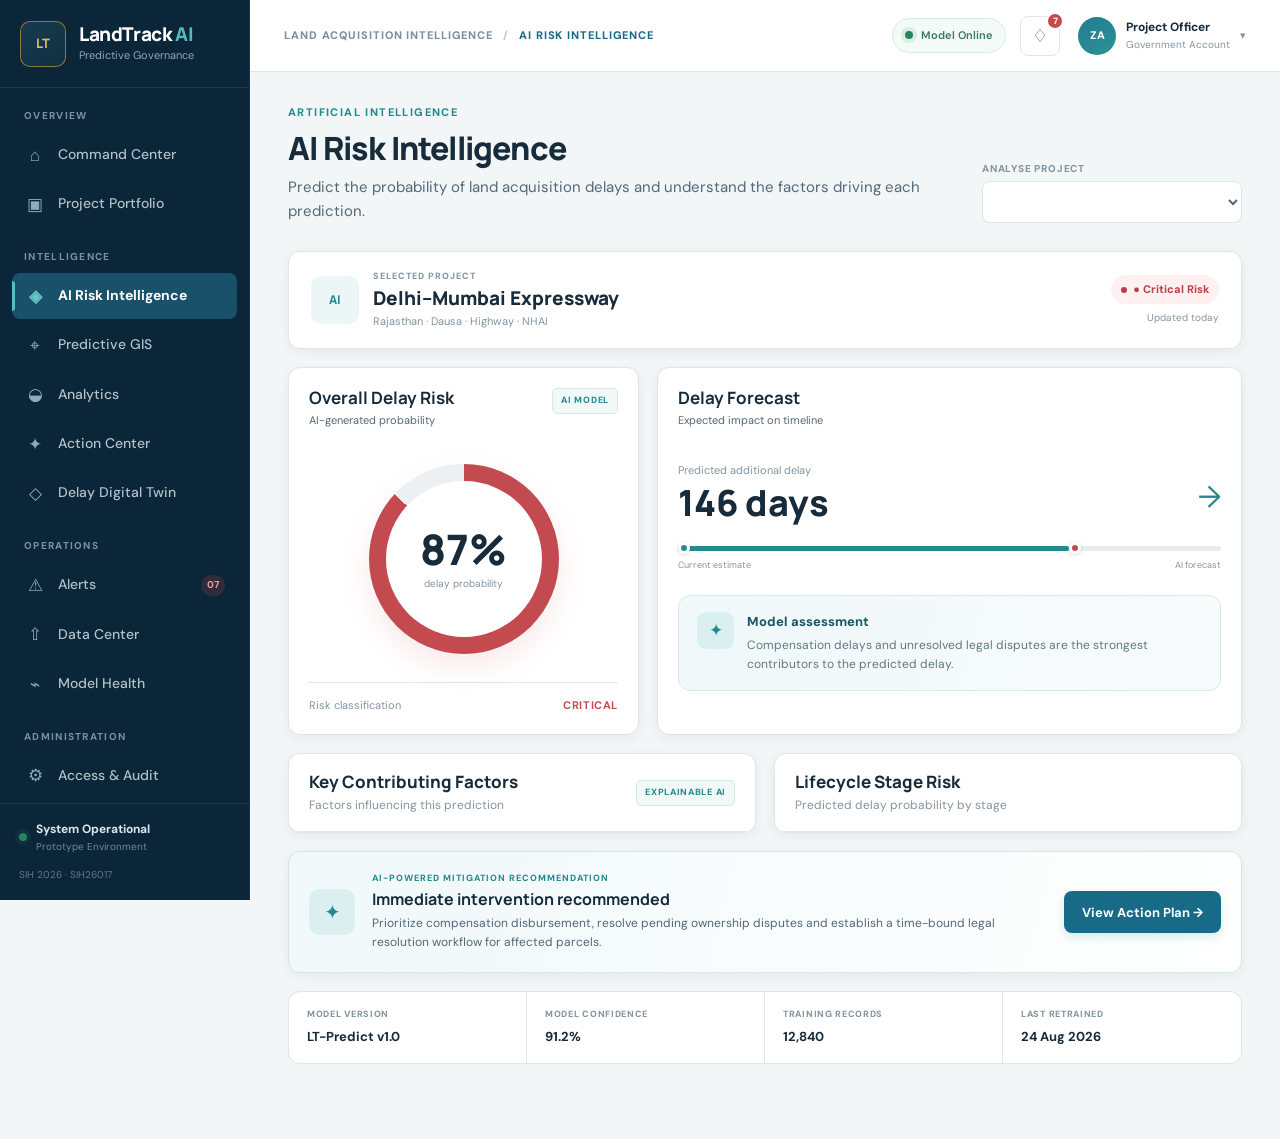
<file: pages/risk-analysis.html>
<!DOCTYPE html>
<html lang="en">

<head>

    <meta charset="UTF-8">

    <meta
        name="viewport"
        content="width=device-width, initial-scale=1.0"
    >

    <title>AI Risk Intelligence | LandTrack AI</title>

    <link
        rel="preconnect"
        href="https://fonts.googleapis.com"
    >

    <link
        rel="preconnect"
        href="https://fonts.gstatic.com"
        crossorigin
    >

    <link
        href="https://fonts.googleapis.com/css2?family=DM+Sans:wght@400;500;600;700&family=Manrope:wght@500;600;700;800&display=swap"
        rel="stylesheet"
    >

    <link
        rel="stylesheet"
        href="../css/main.css"
    >

    <link
        rel="stylesheet"
        href="../css/components.css"
    >

    <link
        rel="stylesheet"
        href="../css/risk-analysis.css"
    >

</head>


<body>

<div class="app-shell">


    <!-- ======================================================
         SIDEBAR
         ====================================================== -->

    <aside class="sidebar">

        <div class="sidebar-brand">

            <div class="brand-mark">
                LT
            </div>

            <div class="brand-info">

                <h1>
                    LandTrack <span>AI</span>
                </h1>

                <p>
                    Predictive Governance
                </p>

            </div>

        </div>


        <nav class="sidebar-navigation">

            <div class="navigation-group">

                <p class="navigation-label">
                    Overview
                </p>

                <a
                    href="dashboard.html"
                    class="navigation-item"
                >
                    <span class="navigation-icon">⌂</span>
                    <span>Command Center</span>
                </a>

                <a
                    href="index.html#projects"
                    class="navigation-item"
                >
                    <span class="navigation-icon">▣</span>
                    <span>Project Portfolio</span>
                </a>

            </div>


            <div class="navigation-group">

                <p class="navigation-label">
                    Intelligence
                </p>

                <a
                    href="risk-analysis.html"
                    class="navigation-item active"
                >
                    <span class="navigation-icon">◈</span>
                    <span>AI Risk Intelligence</span>
                </a>

                <a
                    href="gis-map.html"
                    class="navigation-item"
                >
                    <span class="navigation-icon">⌖</span>
                    <span>Predictive GIS</span>
                </a>

                <a
                    href="analytics.html"
                    class="navigation-item"
                >
                    <span class="navigation-icon">◒</span>
                    <span>Analytics</span>
                </a>

                <a
                    href="recommendations.html"
                    class="navigation-item"
                >
                    <span class="navigation-icon">✦</span>
                    <span>Action Center</span>
                </a>

                <a
                    href="digital-twin.html"
                    class="navigation-item"
                >
                    <span class="navigation-icon">◇</span>
                    <span>Delay Digital Twin</span>
                </a>

            </div>


            <div class="navigation-group">

                <p class="navigation-label">
                    Operations
                </p>

                <a
                    href="alerts.html"
                    class="navigation-item"
                >
                    <span class="navigation-icon">⚠</span>
                    <span>Alerts</span>

                    <span class="navigation-badge">
                        07
                    </span>

                </a>

                <a
                    href="data-center.html"
                    class="navigation-item"
                >
                    <span class="navigation-icon">⇧</span>
                    <span>Data Center</span>
                </a>

                <a
                    href="model-health.html"
                    class="navigation-item"
                >
                    <span class="navigation-icon">⌁</span>
                    <span>Model Health</span>
                </a>

            </div>


            <div class="navigation-group">

                <p class="navigation-label">
                    Administration
                </p>

                <a
                    href="administration.html"
                    class="navigation-item"
                >
                    <span class="navigation-icon">⚙</span>
                    <span>Access & Audit</span>
                </a>

            </div>

        </nav>


        <div class="sidebar-footer">

            <div class="system-status">

                <span class="status-indicator"></span>

                <div>

                    <strong>
                        System Operational
                    </strong>

                    <small>
                        Prototype Environment
                    </small>

                </div>

            </div>

            <div class="sidebar-version">
                SIH 2026 · SIH26017
            </div>

        </div>

    </aside>



    <!-- ======================================================
         MAIN
         ====================================================== -->

    <div class="main-container">


        <!-- HEADER -->

        <header class="top-header">

            <div class="header-left">

                <button
                    class="menu-button"
                    id="menuButton"
                >
                    ☰
                </button>

                <div class="breadcrumb">

                    <span>
                        LAND ACQUISITION INTELLIGENCE
                    </span>

                    <strong>/</strong>

                    <span>
                        AI RISK INTELLIGENCE
                    </span>

                </div>

            </div>


            <div class="header-right">

                <div class="header-status">

                    <span class="status-indicator"></span>

                    Model Online

                </div>


                <button
                    class="header-icon-button"
                    id="notificationButton"
                >
                    ♢

                    <span class="notification-count">
                        7
                    </span>

                </button>


                <div class="user-profile">

                    <div class="user-avatar">
                        ZA
                    </div>

                    <div class="user-details">

                        <strong>
                            Project Officer
                        </strong>

                        <small>
                            Government Account
                        </small>

                    </div>

                    <span class="user-chevron">
                        ▾
                    </span>

                </div>

            </div>

        </header>



        <!-- ==================================================
             PAGE CONTENT
             ================================================== -->

        <main class="page-content">


            <!-- INTRO -->

            <section class="page-intro">

                <div class="page-intro-text">

                    <p class="page-eyebrow">
                        ARTIFICIAL INTELLIGENCE
                    </p>

                    <h1 class="page-title">
                        AI Risk Intelligence
                    </h1>

                    <p class="page-description">
                        Predict the probability of land acquisition
                        delays and understand the factors driving
                        each prediction.
                    </p>

                </div>


                <div class="risk-project-selector">

                    <label>
                        Analyse Project
                    </label>

                    <select
                        id="riskProjectSelect"
                        class="select-field"
                    >

                    </select>

                </div>

            </section>



            <!-- ==================================================
                 PROJECT SUMMARY
                 ================================================== -->

            <section class="risk-project-banner card">

                <div class="risk-project-main">

                    <div class="project-emblem">
                        AI
                    </div>

                    <div>

                        <p class="risk-project-label">
                            SELECTED PROJECT
                        </p>

                        <h2
                            id="selectedProjectName"
                            class="risk-project-name"
                        >
                            Delhi–Mumbai Expressway
                        </h2>

                        <p
                            id="selectedProjectMeta"
                            class="risk-project-meta"
                        >
                            Rajasthan · Dausa · Highway · NHAI
                        </p>

                    </div>

                </div>


                <div class="risk-project-status">

                    <span class="status-badge status-critical">
                        ● Critical Risk
                    </span>

                    <span
                        id="riskLastUpdated"
                        class="risk-updated"
                    >
                        Updated today
                    </span>

                </div>

            </section>



            <!-- ==================================================
                 RISK OVERVIEW
                 ================================================== -->

            <section class="risk-overview-grid">


                <!-- SCORE -->

                <article class="risk-score-card card">

                    <div class="risk-card-heading">

                        <div>

                            <h3>
                                Overall Delay Risk
                            </h3>

                            <p>
                                AI-generated probability
                            </p>

                        </div>

                        <span class="ai-chip">
                            AI MODEL
                        </span>

                    </div>


                    <div class="risk-score-visual">

                        <div
                            class="risk-score-circle"
                            id="riskScoreCircle"
                        >

                            <div>

                                <strong
                                    id="riskScoreValue"
                                >
                                    87%
                                </strong>

                                <span>
                                    delay probability
                                </span>

                            </div>

                        </div>

                    </div>


                    <div class="risk-score-footer">

                        <span>
                            Risk classification
                        </span>

                        <strong
                            id="riskClassification"
                            class="critical-text"
                        >
                            CRITICAL
                        </strong>

                    </div>

                </article>



                <!-- PREDICTION -->

                <article class="prediction-card card">

                    <div class="risk-card-heading">

                        <div>

                            <h3>
                                Delay Forecast
                            </h3>

                            <p>
                                Expected impact on timeline
                            </p>

                        </div>

                    </div>


                    <div class="prediction-main">

                        <div>

                            <span class="prediction-label">
                                Predicted additional delay
                            </span>

                            <strong
                                id="predictedDelay"
                            >
                                146 days
                            </strong>

                        </div>

                        <span class="prediction-arrow">
                            →
                        </span>

                    </div>


                    <div class="prediction-timeline">

                        <div class="timeline-line">

                            <span class="timeline-dot start"></span>

                            <span class="timeline-progress"></span>

                            <span class="timeline-dot end"></span>

                        </div>

                        <div class="timeline-labels">

                            <span>
                                Current estimate
                            </span>

                            <span>
                                AI forecast
                            </span>

                        </div>

                    </div>


                    <div class="insight-panel">

                        <div class="insight-icon">
                            ✦
                        </div>

                        <div class="insight-content">

                            <p class="insight-title">
                                Model assessment
                            </p>

                            <p
                                class="insight-text"
                                id="modelAssessment"
                            >
                                Compensation delays and unresolved
                                legal disputes are the strongest
                                contributors to the predicted delay.
                            </p>

                        </div>

                    </div>

                </article>

            </section>



            <!-- ==================================================
                 EXPLAINABLE AI
                 ================================================== -->

            <section class="explainability-grid">


                <!-- CONTRIBUTING FACTORS -->

                <article class="card contributing-card">

                    <div class="card-header">

                        <div class="card-header-content">

                            <h2 class="card-title">
                                Key Contributing Factors
                            </h2>

                            <p class="card-subtitle">
                                Factors influencing this prediction
                            </p>

                        </div>

                        <span class="ai-chip">
                            EXPLAINABLE AI
                        </span>

                    </div>


                    <div
                        class="factor-list"
                        id="factorList"
                    >

                    </div>

                </article>



                <!-- STAGE RISK -->

                <article class="card stage-analysis-card">

                    <div class="card-header">

                        <div class="card-header-content">

                            <h2 class="card-title">
                                Lifecycle Stage Risk
                            </h2>

                            <p class="card-subtitle">
                                Predicted delay probability by stage
                            </p>

                        </div>

                    </div>


                    <div
                        class="project-stage-risk"
                        id="projectStageRisk"
                    >

                    </div>

                </article>

            </section>



            <!-- ==================================================
                 AI RECOMMENDATION
                 ================================================== -->

            <section class="ai-recommendation card">

                <div class="recommendation-icon">
                    ✦
                </div>


                <div class="recommendation-content">

                    <p class="recommendation-label">
                        AI-POWERED MITIGATION RECOMMENDATION
                    </p>

                    <h3
                        id="aiRecommendationTitle"
                    >
                        Immediate intervention recommended
                    </h3>

                    <p
                        id="aiRecommendationText"
                    >
                        Prioritize compensation disbursement,
                        resolve pending ownership disputes and
                        establish a time-bound legal resolution
                        workflow for affected parcels.
                    </p>

                </div>


                <button
                    class="btn btn-primary"
                    id="viewActionButton"
                >
                    View Action Plan →
                </button>

            </section>



            <!-- ==================================================
                 MODEL INFORMATION
                 ================================================== -->

            <section class="model-info-grid">


                <div class="model-info-item">

                    <span>
                        MODEL VERSION
                    </span>

                    <strong>
                        LT-Predict v1.0
                    </strong>

                </div>


                <div class="model-info-item">

                    <span>
                        MODEL CONFIDENCE
                    </span>

                    <strong>
                        91.2%
                    </strong>

                </div>


                <div class="model-info-item">

                    <span>
                        TRAINING RECORDS
                    </span>

                    <strong>
                        12,840
                    </strong>

                </div>


                <div class="model-info-item">

                    <span>
                        LAST RETRAINED
                    </span>

                    <strong>
                        24 Aug 2026
                    </strong>

                </div>

            </section>

        </main>

    </div>

</div>


<script src="../js/data.js"></script>

<script src="../js/app.js"></script>

<script src="../js/risk-analysis.js"></script>

</body>

</html>
</file>
<file: css/main.css>
/* ============================================================
   LANDTRACK AI
   GLOBAL DESIGN SYSTEM
   SIH26017
   ============================================================ */


/* ============================================================
   01. ROOT VARIABLES
   ============================================================ */

:root {

    /* Brand */
    --navy: #0b2638;
    --navy-light: #123b52;
    --blue: #176b87;
    --teal: #238b8d;
    --gold: #c5963a;

    /* Background */
    --background: #f3f6f7;
    --surface: #ffffff;
    --surface-soft: #f8fafb;

    /* Text */
    --text: #172b3a;
    --text-secondary: #536777;
    --text-muted: #8494a0;
    --white: #ffffff;

    /* Borders */
    --border: #dfe6ea;
    --border-dark: #ccd6dc;

    /* Status */
    --green: #27845f;
    --amber: #bd8125;
    --red: #c34b50;
    --cyan: #287d9b;

    /* Shadows */
    --shadow-small:
        0 3px 12px rgba(11, 38, 56, 0.06);

    --shadow-medium:
        0 10px 30px rgba(11, 38, 56, 0.08);

    /* Radius */
    --radius-sm: 8px;
    --radius-md: 12px;
    --radius-lg: 16px;

    /* Layout */
    --sidebar-width: 250px;
    --header-height: 72px;
}


/* ============================================================
   02. RESET
   ============================================================ */

* {
    margin: 0;
    padding: 0;
    box-sizing: border-box;
}

html {
    scroll-behavior: smooth;
}

body {
    min-height: 100vh;

    background: var(--background);
    color: var(--text);

    font-family:
        "DM Sans",
        Arial,
        sans-serif;

    font-size: 16px;
    line-height: 1.55;

    -webkit-font-smoothing: antialiased;
}

button,
input,
select,
textarea {
    font-family: inherit;
}

button {
    cursor: pointer;
}

a {
    text-decoration: none;
    color: inherit;
}

img {
    max-width: 100%;
    display: block;
}


/* ============================================================
   03. TYPOGRAPHY
   ============================================================ */

h1,
h2,
h3,
h4,
h5,
h6 {
    font-family: "Manrope", sans-serif;

    color: var(--text);

    line-height: 1.2;
}

h1 {
    font-size: 34px;
    font-weight: 800;
}

h2 {
    font-size: 28px;
    font-weight: 800;
}

h3 {
    font-size: 22px;
    font-weight: 700;
}

h4 {
    font-size: 18px;
    font-weight: 700;
}

p {
    color: var(--text-secondary);
    font-size: 15px;
}


/* ============================================================
   04. APP STRUCTURE
   ============================================================ */

.app-shell {
    min-height: 100vh;

    display: flex;

    background: var(--background);
}


/* ============================================================
   05. SIDEBAR
   ============================================================ */

.sidebar {
    position: fixed;

    top: 0;
    left: 0;
    bottom: 0;

    width: var(--sidebar-width);

    display: flex;
    flex-direction: column;

    background: var(--navy);

    color: var(--white);

    z-index: 100;

    border-right:
        1px solid rgba(255, 255, 255, 0.06);
}


/* ============================================================
   06. BRAND
   ============================================================ */

.sidebar-brand {
    min-height: 88px;

    display: flex;
    align-items: center;

    gap: 13px;

    padding: 18px 20px;

    border-bottom:
        1px solid rgba(255, 255, 255, 0.08);
}

.brand-mark {
    width: 46px;
    height: 46px;

    display: flex;
    align-items: center;
    justify-content: center;

    flex-shrink: 0;

    border:
        1px solid rgba(197, 150, 58, 0.7);

    border-radius: 10px;

    background:
        linear-gradient(
            145deg,
            #163b4e,
            #102f42
        );

    color: #dfb75e;

    font-family: "Manrope", sans-serif;

    font-size: 13px;
    font-weight: 800;

    letter-spacing: 0.5px;
}

.brand-info h1 {
    color: var(--white);

    font-size: 19px;
    font-weight: 800;

    letter-spacing: -0.4px;
}

.brand-info h1 span {
    color: #56b8bb;
}

.brand-info p {
    margin-top: 1px;

    color: #91a7b5;

    font-size: 11px;
}


/* ============================================================
   07. NAVIGATION
   ============================================================ */

.sidebar-navigation {
    flex: 1;

    overflow-y: auto;

    padding: 20px 12px;
}

.navigation-group {
    margin-bottom: 22px;
}

.navigation-label {
    padding: 0 12px;

    margin-bottom: 8px;

    color: #78909f;

    font-size: 10px;
    font-weight: 800;

    letter-spacing: 1.3px;

    text-transform: uppercase;
}

.navigation-item {
    position: relative;

    min-height: 45px;

    display: flex;
    align-items: center;

    gap: 12px;

    padding: 10px 12px;

    margin-bottom: 3px;

    border-radius: 8px;

    color: #b1c0ca;

    font-size: 14px;
    font-weight: 500;

    transition:
        background 0.2s ease,
        color 0.2s ease;
}

.navigation-item:hover {
    background: rgba(255, 255, 255, 0.07);

    color: #ffffff;
}

.navigation-item.active {
    background: #19506a;

    color: #ffffff;

    font-weight: 700;
}

.navigation-item.active::before {
    content: "";

    position: absolute;

    left: 0;
    top: 8px;
    bottom: 8px;

    width: 3px;

    border-radius: 0 3px 3px 0;

    background: #58bdc0;
}

.navigation-icon {
    width: 22px;

    display: flex;
    align-items: center;
    justify-content: center;

    color: #8eabbc;

    font-size: 17px;
}

.navigation-item.active .navigation-icon {
    color: #69c5c6;
}

.navigation-badge {
    min-width: 24px;
    height: 21px;

    display: flex;
    align-items: center;
    justify-content: center;

    margin-left: auto;

    padding: 0 6px;

    border-radius: 20px;

    background: rgba(195, 75, 80, 0.2);

    color: #ef9699;

    font-size: 10px;
    font-weight: 800;
}


/* ============================================================
   08. SIDEBAR FOOTER
   ============================================================ */

.sidebar-footer {
    padding: 16px 19px 18px;

    border-top:
        1px solid rgba(255, 255, 255, 0.08);
}

.system-status {
    display: flex;
    align-items: center;

    gap: 9px;
}

.system-status strong {
    display: block;

    color: #dce7ed;

    font-size: 12px;
}

.system-status small {
    display: block;

    color: #718999;

    font-size: 10px;
}

.status-indicator {
    width: 8px;
    height: 8px;

    flex-shrink: 0;

    border-radius: 50%;

    background: var(--green);

    box-shadow:
        0 0 0 4px rgba(39, 132, 95, 0.12);
}

.sidebar-version {
    margin-top: 12px;

    color: #617988;

    font-size: 10px;
}


/* ============================================================
   09. MAIN AREA
   ============================================================ */

.main-container {
    width: calc(100% - var(--sidebar-width));

    min-height: 100vh;

    margin-left: var(--sidebar-width);
}


/* ============================================================
   10. TOP HEADER
   ============================================================ */

.top-header {
    position: sticky;

    top: 0;

    height: var(--header-height);

    display: flex;
    align-items: center;
    justify-content: space-between;

    padding: 0 34px;

    background: rgba(255, 255, 255, 0.97);

    border-bottom:
        1px solid var(--border);

    z-index: 50;

    backdrop-filter: blur(12px);
}


/* ============================================================
   11. HEADER LEFT
   ============================================================ */

.header-left {
    display: flex;
    align-items: center;

    gap: 18px;
}

.menu-button {
    display: none;

    width: 38px;
    height: 38px;

    border:
        1px solid var(--border);

    border-radius: 8px;

    background: #ffffff;

    color: var(--text);

    font-size: 18px;
}

.breadcrumb {
    display: flex;
    align-items: center;

    gap: 10px;

    color: #7d8f9d;

    font-size: 11px;
    font-weight: 800;

    letter-spacing: 0.9px;
}

.breadcrumb strong {
    color: #bbc4ca;
}

.breadcrumb span:last-child {
    color: var(--blue);
}


/* ============================================================
   12. HEADER RIGHT
   ============================================================ */

.header-right {
    display: flex;
    align-items: center;

    gap: 14px;
}

.header-status {
    display: flex;
    align-items: center;

    gap: 8px;

    padding: 8px 12px;

    border:
        1px solid #d8ebe3;

    border-radius: 30px;

    background: #f4faf7;

    color: #39765f;

    font-size: 11px;
    font-weight: 600;
}

.header-icon-button {
    position: relative;

    width: 40px;
    height: 40px;

    display: flex;
    align-items: center;
    justify-content: center;

    border:
        1px solid var(--border);

    border-radius: 8px;

    background: #ffffff;

    color: var(--text-secondary);

    font-size: 18px;
}

.header-icon-button:hover {
    background: var(--surface-soft);
}

.notification-count {
    position: absolute;

    top: -5px;
    right: -5px;

    min-width: 18px;
    height: 18px;

    display: flex;
    align-items: center;
    justify-content: center;

    padding: 0 4px;

    border:
        2px solid #ffffff;

    border-radius: 20px;

    background: var(--red);

    color: #ffffff;

    font-size: 9px;
    font-weight: 800;
}


/* ============================================================
   13. USER PROFILE
   ============================================================ */

.user-profile {
    display: flex;
    align-items: center;

    gap: 10px;

    padding-left: 4px;
}

.user-avatar {
    width: 38px;
    height: 38px;

    display: flex;
    align-items: center;
    justify-content: center;

    border-radius: 50%;

    background:
        linear-gradient(
            145deg,
            #237b93,
            #2b9395
        );

    color: #ffffff;

    font-size: 11px;
    font-weight: 800;
}

.user-details strong {
    display: block;

    color: var(--text);

    font-size: 12px;
}

.user-details small {
    display: block;

    color: var(--text-muted);

    font-size: 10px;
}

.user-chevron {
    color: #8797a2;

    font-size: 11px;
}


/* ============================================================
   14. PAGE CONTENT
   ============================================================ */

.page-content {
    width: 100%;

    max-width: 1700px;

    margin: 0 auto;

    padding: 32px 38px 55px;
}


/* ============================================================
   15. PAGE INTRO
   ============================================================ */

.page-intro {
    display: flex;
    align-items: flex-end;
    justify-content: space-between;

    gap: 30px;

    margin-bottom: 28px;
}

.page-intro-text {
    max-width: 720px;
}

.page-eyebrow {
    margin-bottom: 8px;

    color: var(--teal);

    font-size: 11px;
    font-weight: 800;

    letter-spacing: 1.4px;

    text-transform: uppercase;
}

.page-title {
    font-size: 32px;
    font-weight: 800;

    letter-spacing: -0.8px;
}

.page-description {
    margin-top: 8px;

    color: var(--text-secondary);

    font-size: 15px;

    line-height: 1.6;
}

.page-actions {
    display: flex;
    align-items: center;

    gap: 10px;
}


/* ============================================================
   16. GENERIC GRID
   ============================================================ */

.grid {
    display: grid;

    gap: 18px;
}

.grid-2 {
    grid-template-columns: repeat(2, minmax(0, 1fr));
}

.grid-3 {
    grid-template-columns: repeat(3, minmax(0, 1fr));
}

.grid-4 {
    grid-template-columns: repeat(4, minmax(0, 1fr));
}


/* ============================================================
   17. SURFACE
   ============================================================ */

.surface {
    background: var(--surface);

    border:
        1px solid var(--border);

    border-radius: var(--radius-md);

    box-shadow: var(--shadow-small);
}


/* ============================================================
   18. HIDDEN
   ============================================================ */

.hidden {
    display: none !important;
}


/* ============================================================
   19. STATUS UTILITIES
   ============================================================ */

.text-success {
    color: var(--green);
}

.text-warning {
    color: var(--amber);
}

.text-danger {
    color: var(--red);
}

.text-info {
    color: var(--cyan);
}


/* ============================================================
   20. RESPONSIVE — LAPTOP
   ============================================================ */

@media (max-width: 1200px) {

    :root {
        --sidebar-width: 225px;
    }

    .page-content {
        padding: 28px 28px 45px;
    }

    .top-header {
        padding: 0 27px;
    }

    .grid-4 {
        grid-template-columns: repeat(2, minmax(0, 1fr));
    }
}


/* ============================================================
   21. RESPONSIVE — TABLET
   ============================================================ */

@media (max-width: 900px) {

    .page-intro {
        align-items: flex-start;

        flex-direction: column;
    }

    .grid-3 {
        grid-template-columns: repeat(2, minmax(0, 1fr));
    }

    .header-status {
        display: none;
    }

    .user-details {
        display: none;
    }
}


/* ============================================================
   22. RESPONSIVE — MOBILE
   ============================================================ */

@media (max-width: 700px) {

    :root {
        --sidebar-width: 0px;
        --header-height: 66px;
    }

    .sidebar {
        width: 255px;

        transform: translateX(-100%);

        transition:
            transform 0.25s ease;
    }

    .sidebar.open {
        transform: translateX(0);
    }

    .main-container {
        width: 100%;

        margin-left: 0;
    }

    .menu-button {
        display: flex;
        align-items: center;
        justify-content: center;
    }

    .top-header {
        padding: 0 17px;
    }

    .breadcrumb span:first-child,
    .breadcrumb strong {
        display: none;
    }

    .page-content {
        padding: 22px 17px 35px;
    }

    .page-title {
        font-size: 27px;
    }

    .page-description {
        font-size: 14px;
    }

    .grid-2,
    .grid-3,
    .grid-4 {
        grid-template-columns: 1fr;
    }

    .page-actions {
        width: 100%;
    }
}


/* ============================================================
   23. ACCESSIBILITY
   ============================================================ */

:focus-visible {
    outline:
        3px solid rgba(35, 139, 141, 0.25);

    outline-offset: 2px;
}


/* ============================================================
   24. REDUCED MOTION
   ============================================================ */

@media (prefers-reduced-motion: reduce) {

    *,
    *::before,
    *::after {
        scroll-behavior: auto !important;

        transition-duration: 0.01ms !important;

        animation-duration: 0.01ms !important;
    }
}
</file>
<file: css/components.css>
/* ============================================================
   LANDTRACK AI
   REUSABLE UI COMPONENTS
   SIH26017
   ============================================================ */


/* ============================================================
   01. BUTTON SYSTEM
   ============================================================ */

.btn {
    min-height: 42px;

    display: inline-flex;
    align-items: center;
    justify-content: center;

    gap: 8px;

    padding: 10px 17px;

    border: 1px solid transparent;
    border-radius: 8px;

    font-size: 13px;
    font-weight: 700;

    line-height: 1;

    white-space: nowrap;

    transition:
        background 0.2s ease,
        border-color 0.2s ease,
        box-shadow 0.2s ease,
        transform 0.15s ease;
}

.btn:active {
    transform: translateY(1px);
}


/* ---------- Primary ---------- */

.btn-primary {
    background: var(--blue);

    color: #ffffff;

    box-shadow:
        0 4px 10px rgba(23, 107, 135, 0.15);
}

.btn-primary:hover {
    background: #125b73;

    box-shadow:
        0 6px 15px rgba(23, 107, 135, 0.22);
}


/* ---------- Secondary ---------- */

.btn-secondary {
    background: #ffffff;

    border-color: var(--border);

    color: var(--text);
}

.btn-secondary:hover {
    background: var(--surface-soft);

    border-color: var(--border-dark);
}


/* ---------- Teal ---------- */

.btn-teal {
    background: var(--teal);

    color: #ffffff;
}

.btn-teal:hover {
    background: #1d7779;
}


/* ---------- Gold ---------- */

.btn-gold {
    background: var(--gold);

    color: #ffffff;
}

.btn-gold:hover {
    background: #ad802e;
}


/* ---------- Ghost ---------- */

.btn-ghost {
    background: transparent;

    border-color: transparent;

    color: var(--blue);
}

.btn-ghost:hover {
    background: #edf5f7;
}


/* ---------- Danger ---------- */

.btn-danger {
    background: #fff5f5;

    border-color: #f0d5d6;

    color: var(--red);
}

.btn-danger:hover {
    background: #ffebeb;
}


/* ---------- Sizes ---------- */

.btn-sm {
    min-height: 35px;

    padding: 8px 12px;

    font-size: 11px;
}

.btn-lg {
    min-height: 48px;

    padding: 12px 21px;

    font-size: 14px;
}

.btn-full {
    width: 100%;
}


/* ============================================================
   02. CARD SYSTEM
   ============================================================ */

.card {
    overflow: hidden;

    background: var(--surface);

    border:
        1px solid var(--border);

    border-radius: var(--radius-md);

    box-shadow: var(--shadow-small);
}

.card-header {
    min-height: 68px;

    display: flex;
    align-items: center;
    justify-content: space-between;

    gap: 20px;

    padding: 17px 20px;

    border-bottom:
        1px solid var(--border);
}

.card-header-content {
    min-width: 0;
}

.card-title {
    color: var(--text);

    font-family: "Manrope", sans-serif;

    font-size: 17px;
    font-weight: 750;

    line-height: 1.3;
}

.card-subtitle {
    margin-top: 3px;

    color: var(--text-muted);

    font-size: 12px;
}

.card-body {
    padding: 20px;
}

.card-footer {
    display: flex;
    align-items: center;
    justify-content: space-between;

    gap: 15px;

    padding: 14px 20px;

    border-top:
        1px solid var(--border);
}


/* ============================================================
   03. SECTION HEADERS
   ============================================================ */

.section-header {
    display: flex;
    align-items: flex-end;
    justify-content: space-between;

    gap: 20px;

    margin-bottom: 18px;
}

.section-heading {
    color: var(--text);

    font-family: "Manrope", sans-serif;

    font-size: 21px;
    font-weight: 750;
}

.section-description {
    margin-top: 5px;

    color: var(--text-muted);

    font-size: 13px;
}

.eyebrow {
    margin-bottom: 6px;

    color: var(--teal);

    font-size: 10px;
    font-weight: 800;

    letter-spacing: 1.3px;

    text-transform: uppercase;
}


/* ============================================================
   04. METRIC CARDS
   ============================================================ */

.metric-card {
    position: relative;

    min-height: 145px;

    padding: 20px;

    background: var(--surface);

    border:
        1px solid var(--border);

    border-radius: var(--radius-md);

    box-shadow: var(--shadow-small);

    overflow: hidden;
}

.metric-card::after {
    content: "";

    position: absolute;

    right: -30px;
    bottom: -35px;

    width: 110px;
    height: 110px;

    border-radius: 50%;

    background:
        rgba(35, 139, 141, 0.045);
}

.metric-label {
    color: var(--text-muted);

    font-size: 11px;
    font-weight: 800;

    letter-spacing: 0.7px;

    text-transform: uppercase;
}

.metric-value {
    margin-top: 8px;

    color: var(--text);

    font-family: "Manrope", sans-serif;

    font-size: 34px;
    font-weight: 800;

    line-height: 1.05;
}

.metric-description {
    margin-top: 6px;

    color: var(--text-muted);

    font-size: 11px;
}

.metric-change {
    display: inline-flex;
    align-items: center;

    gap: 5px;

    margin-top: 11px;

    font-size: 11px;
    font-weight: 700;
}

.metric-change.positive {
    color: var(--green);
}

.metric-change.negative {
    color: var(--red);
}


/* ============================================================
   05. RISK BADGES
   ============================================================ */

.status-badge {
    display: inline-flex;
    align-items: center;

    gap: 6px;

    padding: 6px 10px;

    border-radius: 20px;

    font-size: 11px;
    font-weight: 750;

    white-space: nowrap;
}

.status-badge::before {
    content: "";

    width: 6px;
    height: 6px;

    border-radius: 50%;

    background: currentColor;
}


/* Critical */

.status-critical {
    background: #fff0f1;
    color: #b94048;
}


/* High */

.status-high {
    background: #fff3e8;
    color: #b96925;
}


/* Medium */

.status-medium {
    background: #fff8e8;
    color: #a47a1c;
}


/* Low */

.status-low {
    background: #edf8f3;
    color: #2d7b5c;
}


/* Info */

.status-info {
    background: #edf6fa;
    color: #287a98;
}


/* Neutral */

.status-neutral {
    background: #f0f3f5;
    color: #687986;
}


/* ============================================================
   06. RISK SCORE
   ============================================================ */

.risk-score {
    min-width: 48px;
    height: 32px;

    display: inline-flex;
    align-items: center;
    justify-content: center;

    padding: 0 9px;

    border-radius: 7px;

    font-family: "Manrope", sans-serif;

    font-size: 13px;
    font-weight: 800;
}

.risk-score-critical {
    background: #fff0f1;
    color: #b94048;
}

.risk-score-high {
    background: #fff3e8;
    color: #b96925;
}

.risk-score-medium {
    background: #fff8e8;
    color: #a47a1c;
}

.risk-score-low {
    background: #edf8f3;
    color: #2d7b5c;
}


/* ============================================================
   07. PROGRESS BAR
   ============================================================ */

.progress-container {
    width: 100%;
}

.progress-header {
    display: flex;
    align-items: center;
    justify-content: space-between;

    margin-bottom: 7px;
}

.progress-label {
    color: var(--text-secondary);

    font-size: 12px;
    font-weight: 600;
}

.progress-value {
    color: var(--text);

    font-size: 12px;
    font-weight: 750;
}

.progress-track {
    width: 100%;
    height: 7px;

    overflow: hidden;

    border-radius: 20px;

    background: #e8eef1;
}

.progress-fill {
    height: 100%;

    border-radius: inherit;

    background: var(--teal);

    transition: width 0.4s ease;
}


/* ============================================================
   08. DATA TABLE
   ============================================================ */

.table-container {
    width: 100%;

    overflow-x: auto;
}

.data-table {
    width: 100%;

    min-width: 760px;

    border-collapse: collapse;
}

.data-table thead {
    background: #f7f9fa;
}

.data-table th {
    padding: 13px 15px;

    border-bottom:
        1px solid var(--border);

    color: var(--text-muted);

    font-size: 10px;
    font-weight: 800;

    letter-spacing: 0.6px;

    text-align: left;

    text-transform: uppercase;

    white-space: nowrap;
}

.data-table td {
    padding: 15px;

    border-bottom:
        1px solid #edf0f2;

    color: var(--text-secondary);

    font-size: 13px;

    vertical-align: middle;
}

.data-table tbody tr {
    transition:
        background 0.15s ease;
}

.data-table tbody tr:hover {
    background: #fafcfd;
}

.data-table tbody tr:last-child td {
    border-bottom: none;
}

.table-primary {
    display: block;

    color: var(--text);

    font-size: 13px;
    font-weight: 700;
}

.table-secondary {
    display: block;

    margin-top: 3px;

    color: var(--text-muted);

    font-size: 11px;
}


/* ============================================================
   09. SEARCH
   ============================================================ */

.search-field {
    position: relative;

    display: flex;
    align-items: center;

    width: 280px;
}

.search-field-icon {
    position: absolute;

    left: 13px;

    color: var(--text-muted);

    font-size: 16px;

    pointer-events: none;
}

.search-field input {
    width: 100%;
    height: 42px;

    padding: 0 13px 0 38px;

    border:
        1px solid var(--border);

    border-radius: 8px;

    outline: none;

    background: #ffffff;

    color: var(--text);

    font-size: 13px;

    transition:
        border-color 0.2s ease,
        box-shadow 0.2s ease;
}

.search-field input::placeholder {
    color: #9aa8b2;
}

.search-field input:focus {
    border-color: #83b5be;

    box-shadow:
        0 0 0 3px rgba(35, 139, 141, 0.08);
}


/* ============================================================
   10. SELECT
   ============================================================ */

.select-field {
    height: 42px;

    padding: 0 34px 0 12px;

    border:
        1px solid var(--border);

    border-radius: 8px;

    outline: none;

    background: #ffffff;

    color: var(--text-secondary);

    font-size: 12px;

    cursor: pointer;
}

.select-field:focus {
    border-color: #83b5be;

    box-shadow:
        0 0 0 3px rgba(35, 139, 141, 0.08);
}


/* ============================================================
   11. FORMS
   ============================================================ */

.form-grid {
    display: grid;

    grid-template-columns:
        repeat(2, minmax(0, 1fr));

    gap: 18px;
}

.form-group {
    display: flex;
    flex-direction: column;

    gap: 7px;
}

.form-group.full-width {
    grid-column: 1 / -1;
}

.form-label {
    color: var(--text);

    font-size: 12px;
    font-weight: 750;
}

.form-help {
    color: var(--text-muted);

    font-size: 11px;
}

.form-control {
    width: 100%;
    min-height: 43px;

    padding: 10px 12px;

    border:
        1px solid var(--border-dark);

    border-radius: 8px;

    outline: none;

    background: #ffffff;

    color: var(--text);

    font-size: 13px;

    transition:
        border-color 0.2s ease,
        box-shadow 0.2s ease;
}

.form-control::placeholder {
    color: #9aa8b2;
}

.form-control:focus {
    border-color: #83b5be;

    box-shadow:
        0 0 0 3px rgba(35, 139, 141, 0.08);
}

textarea.form-control {
    min-height: 105px;

    resize: vertical;
}


/* ============================================================
   12. AI INSIGHT PANEL
   ============================================================ */

.insight-panel {
    display: flex;
    align-items: flex-start;

    gap: 13px;

    padding: 16px 18px;

    border:
        1px solid #d7e9eb;

    border-radius: var(--radius-md);

    background:
        linear-gradient(
            105deg,
            #f0f8f9,
            #f8fbfc
        );
}

.insight-icon {
    width: 37px;
    height: 37px;

    display: flex;
    align-items: center;
    justify-content: center;

    flex-shrink: 0;

    border-radius: 9px;

    background: #d9eff0;

    color: var(--teal);

    font-size: 17px;
}

.insight-content {
    flex: 1;
}

.insight-title {
    color: #1c5663;

    font-size: 13px;
    font-weight: 750;
}

.insight-text {
    margin-top: 4px;

    color: #617985;

    font-size: 12px;

    line-height: 1.6;
}


/* ============================================================
   13. ALERT ITEM
   ============================================================ */

.alert-item {
    display: flex;
    align-items: flex-start;

    gap: 13px;

    padding: 15px;

    border:
        1px solid var(--border);

    border-radius: var(--radius-md);

    background: #ffffff;
}

.alert-item-icon {
    width: 36px;
    height: 36px;

    display: flex;
    align-items: center;
    justify-content: center;

    flex-shrink: 0;

    border-radius: 8px;

    background: #fff4e8;

    color: var(--amber);

    font-size: 16px;
}

.alert-item.critical .alert-item-icon {
    background: #fff0f1;

    color: var(--red);
}

.alert-item-content {
    flex: 1;
}

.alert-item-title {
    color: var(--text);

    font-size: 13px;
    font-weight: 750;
}

.alert-item-description {
    margin-top: 4px;

    color: var(--text-secondary);

    font-size: 12px;
}

.alert-item-time {
    margin-top: 6px;

    color: var(--text-muted);

    font-size: 10px;
}


/* ============================================================
   14. MODAL
   ============================================================ */

.modal-overlay {
    position: fixed;

    inset: 0;

    display: flex;
    align-items: center;
    justify-content: center;

    padding: 24px;

    background:
        rgba(7, 26, 39, 0.58);

    backdrop-filter: blur(4px);

    z-index: 1000;
}

.modal {
    width: min(650px, 100%);

    max-height: 90vh;

    overflow-y: auto;

    border-radius: var(--radius-lg);

    background: #ffffff;

    box-shadow:
        0 25px 70px rgba(7, 25, 38, 0.28);
}

.modal-header {
    display: flex;
    align-items: flex-start;
    justify-content: space-between;

    gap: 20px;

    padding: 21px 24px;

    border-bottom:
        1px solid var(--border);
}

.modal-title {
    color: var(--text);

    font-family: "Manrope", sans-serif;

    font-size: 20px;
    font-weight: 800;
}

.modal-close {
    width: 34px;
    height: 34px;

    display: flex;
    align-items: center;
    justify-content: center;

    border: none;

    border-radius: 50%;

    background: #f1f4f6;

    color: var(--text-secondary);

    font-size: 18px;
}

.modal-close:hover {
    background: #e7ecef;
}

.modal-body {
    padding: 24px;
}

.modal-footer {
    display: flex;
    align-items: center;
    justify-content: flex-end;

    gap: 9px;

    padding: 15px 24px;

    border-top:
        1px solid var(--border);
}


/* ============================================================
   15. TAGS
   ============================================================ */

.tag-list {
    display: flex;
    flex-wrap: wrap;

    gap: 7px;
}

.tag {
    display: inline-flex;
    align-items: center;

    padding: 6px 10px;

    border:
        1px solid var(--border);

    border-radius: 20px;

    background: #f7f9fa;

    color: var(--text-secondary);

    font-size: 11px;
    font-weight: 600;
}


/* ============================================================
   16. DIVIDER
   ============================================================ */

.divider {
    width: 100%;
    height: 1px;

    border: none;

    background: var(--border);
}


/* ============================================================
   17. EMPTY STATE
   ============================================================ */

.empty-state {
    min-height: 260px;

    display: flex;
    flex-direction: column;
    align-items: center;
    justify-content: center;

    padding: 30px;

    text-align: center;
}

.empty-state-icon {
    width: 55px;
    height: 55px;

    display: flex;
    align-items: center;
    justify-content: center;

    margin-bottom: 14px;

    border-radius: 13px;

    background: #edf4f6;

    color: var(--teal);

    font-size: 23px;
}

.empty-state h3 {
    margin-bottom: 6px;

    font-size: 18px;
}

.empty-state p {
    max-width: 400px;

    color: var(--text-muted);

    font-size: 13px;
}


/* ============================================================
   18. LOADING
   ============================================================ */

.skeleton {
    overflow: hidden;

    border-radius: 6px;

    background:
        linear-gradient(
            90deg,
            #edf1f3 25%,
            #f7f9fa 50%,
            #edf1f3 75%
        );

    background-size: 200% 100%;

    animation:
        skeleton-loading 1.4s infinite;
}

@keyframes skeleton-loading {

    0% {
        background-position: 200% 0;
    }

    100% {
        background-position: -200% 0;
    }

}


/* ============================================================
   19. RESPONSIVE
   ============================================================ */

@media (max-width: 900px) {

    .form-grid {
        grid-template-columns: 1fr;
    }

    .form-group.full-width {
        grid-column: auto;
    }

    .search-field {
        width: 100%;
    }
}


@media (max-width: 700px) {

    .card-header {
        align-items: flex-start;

        flex-direction: column;

        padding: 16px;
    }

    .card-body {
        padding: 16px;
    }

    .card-footer {
        padding: 13px 16px;
    }

    .metric-card {
        min-height: 130px;

        padding: 17px;
    }

    .metric-value {
        font-size: 30px;
    }

    .section-header {
        align-items: flex-start;

        flex-direction: column;
    }

    .modal-overlay {
        padding: 12px;
    }

    .modal-header,
    .modal-body {
        padding: 18px;
    }

    .modal-footer {
        padding: 13px 18px;
    }
}
</file>
<file: css/analytics.css>
/* ============================================================
   LANDTRACK AI
   ANALYTICS
   SIH26017
   ============================================================ */


/* ============================================================
   01. FILTER BAR
   ============================================================ */

.analytics-filter-bar {
    display: flex;
    align-items: flex-end;

    gap: 14px;

    padding: 15px 18px;

    margin-bottom: 18px;
}

.analytics-filter {
    display: flex;
    flex-direction: column;

    gap: 5px;

    min-width: 175px;
}

.analytics-filter label {
    color: var(--text-muted);

    font-size: 9px;
    font-weight: 800;

    letter-spacing: 0.8px;

    text-transform: uppercase;
}

.analytics-filter-summary {
    display: flex;
    flex-direction: column;

    gap: 4px;

    margin-left: auto;

    color: var(--text-muted);

    font-size: 10px;
}

.analytics-filter-summary strong {
    color: var(--text);

    font-size: 12px;
}


/* ============================================================
   02. KPI GRID
   ============================================================ */

.analytics-kpi-grid {
    display: grid;

    grid-template-columns:
        repeat(4, minmax(0, 1fr));

    gap: 15px;

    margin-bottom: 18px;
}

.analytics-kpi {
    padding: 17px 18px;
}

.analytics-kpi-top {
    display: flex;
    align-items: center;
    justify-content: space-between;
}

.analytics-kpi-label {
    color: var(--text-muted);

    font-size: 9px;
    font-weight: 800;

    letter-spacing: 0.75px;
}

.analytics-kpi-icon {
    width: 29px;
    height: 29px;

    display: flex;
    align-items: center;
    justify-content: center;

    border-radius: 7px;

    background: #edf5f4;

    color: var(--teal);

    font-size: 12px;
}

.analytics-kpi-icon.risk {
    background: #fbefef;

    color: var(--red);
}

.analytics-kpi-value {
    display: block;

    margin-top: 12px;

    color: var(--text);

    font-family: "Manrope", sans-serif;

    font-size: 29px;
    font-weight: 800;

    line-height: 1;
}

.analytics-kpi p {
    margin-top: 7px;

    color: var(--text-muted);

    font-size: 10px;
}


/* ============================================================
   03. CHART GRID
   ============================================================ */

.analytics-chart-grid {
    display: grid;

    grid-template-columns:
        minmax(0, 0.9fr)
        minmax(0, 1.1fr);

    gap: 18px;

    margin-bottom: 18px;
}

.analytics-chart-card {
    min-height: 330px;

    overflow: hidden;
}


/* ============================================================
   04. RISK DISTRIBUTION
   ============================================================ */

.risk-distribution {
    display: flex;
    align-items: center;

    gap: 35px;

    padding: 20px;
}

.risk-donut {
    position: relative;

    width: 165px;
    height: 165px;

    flex-shrink: 0;

    display: flex;
    align-items: center;
    justify-content: center;

    border-radius: 50%;
}

.risk-donut::before {
    content: "";

    position: absolute;

    width: 105px;
    height: 105px;

    border-radius: 50%;

    background: #ffffff;
}

.risk-donut-center {
    position: relative;

    z-index: 2;

    display: flex;
    flex-direction: column;

    align-items: center;
}

.risk-donut-center strong {
    font-family: "Manrope", sans-serif;

    font-size: 27px;
    font-weight: 800;
}

.risk-donut-center span {
    color: var(--text-muted);

    font-size: 9px;
}

.risk-distribution-legend {
    flex: 1;

    display: grid;

    gap: 13px;
}

.risk-legend-item {
    display: flex;
    align-items: center;
    justify-content: space-between;

    gap: 12px;
}

.risk-legend-left {
    display: flex;
    align-items: center;

    gap: 8px;

    color: var(--text-secondary);

    font-size: 11px;
}

.risk-legend-right {
    color: var(--text);

    font-size: 11px;
    font-weight: 800;
}

.legend-dot {
    width: 9px;
    height: 9px;

    flex-shrink: 0;

    border-radius: 50%;
}

.legend-dot.critical {
    background: var(--red);
}

.legend-dot.high {
    background: var(--amber);
}

.legend-dot.medium {
    background: var(--teal);
}

.legend-dot.low {
    background: var(--blue);
}


/* ============================================================
   05. STATE RISK CHART
   ============================================================ */

.state-risk-chart {
    display: grid;

    gap: 14px;

    padding: 20px;
}

.state-risk-row {
    display: grid;

    grid-template-columns:
        105px 1fr 45px;

    align-items: center;

    gap: 10px;
}

.state-risk-name {
    overflow: hidden;

    color: var(--text-secondary);

    font-size: 10px;
    font-weight: 650;

    white-space: nowrap;
    text-overflow: ellipsis;
}

.state-risk-track {
    height: 9px;

    overflow: hidden;

    border-radius: 20px;

    background: #edf1f2;
}

.state-risk-fill {
    height: 100%;

    border-radius: inherit;

    transition:
        width 0.45s ease;
}

.state-risk-value {
    color: var(--text);

    font-size: 10px;
    font-weight: 800;

    text-align: right;
}


/* ============================================================
   06. DELAY DRIVER SECTION
   ============================================================ */

.delay-driver-section {
    margin-bottom: 18px;

    overflow: hidden;
}

.delay-driver-grid {
    display: grid;

    grid-template-columns:
        repeat(3, minmax(0, 1fr));

    gap: 0;

    border-top: 1px solid var(--border);
}

.delay-driver-card {
    padding: 18px;

    border-right: 1px solid var(--border);
}

.delay-driver-card:nth-child(3n) {
    border-right: none;
}

.delay-driver-name {
    color: var(--text-secondary);

    font-size: 11px;
    font-weight: 700;
}

.delay-driver-value {
    display: flex;
    align-items: baseline;

    gap: 4px;

    margin-top: 8px;
}

.delay-driver-value strong {
    font-family: "Manrope", sans-serif;

    font-size: 25px;
    font-weight: 800;
}

.delay-driver-value span {
    color: var(--text-muted);

    font-size: 9px;
}

.delay-driver-track {
    height: 6px;

    overflow: hidden;

    margin-top: 10px;

    border-radius: 20px;

    background: #edf1f2;
}

.delay-driver-fill {
    height: 100%;

    border-radius: inherit;

    background: var(--teal);

    transition:
        width 0.4s ease;
}

.delay-driver-description {
    margin-top: 8px;

    color: var(--text-muted);

    font-size: 9px;

    line-height: 1.45;
}


/* ============================================================
   07. BOTTOM GRID
   ============================================================ */

.analytics-bottom-grid {
    display: grid;

    grid-template-columns:
        minmax(0, 1.15fr)
        minmax(0, 0.85fr);

    gap: 18px;

    margin-bottom: 15px;
}


/* ============================================================
   08. LIFECYCLE CHART
   ============================================================ */

.stage-performance-card {
    overflow: hidden;
}

.lifecycle-chart {
    display: grid;

    gap: 16px;

    padding: 20px;
}

.lifecycle-row {
    display: grid;

    grid-template-columns:
        115px 1fr 42px;

    align-items: center;

    gap: 10px;
}

.lifecycle-name {
    color: var(--text-secondary);

    font-size: 10px;
    font-weight: 650;
}

.lifecycle-track {
    height: 11px;

    overflow: hidden;

    border-radius: 20px;

    background: #edf1f2;
}

.lifecycle-fill {
    height: 100%;

    border-radius: inherit;

    background: var(--teal);

    transition:
        width 0.45s ease;
}

.lifecycle-value {
    color: var(--text);

    font-size: 10px;
    font-weight: 800;

    text-align: right;
}


/* ============================================================
   09. PORTFOLIO INSIGHT
   ============================================================ */

.analytics-insight-card {
    overflow: hidden;
}

.portfolio-insight {
    padding: 19px 20px 16px;
}

.portfolio-insight-icon {
    width: 37px;
    height: 37px;

    display: flex;
    align-items: center;
    justify-content: center;

    border-radius: 9px;

    background: #e5f2f2;

    color: var(--teal);

    font-size: 17px;
}

.portfolio-insight h3 {
    margin-top: 13px;

    font-size: 15px;
}

.portfolio-insight p {
    margin-top: 6px;

    color: var(--text-secondary);

    font-size: 10px;

    line-height: 1.6;
}

.analytics-insight-metrics {
    display: grid;

    grid-template-columns:
        1fr 1fr;

    border-top: 1px solid var(--border);
}

.analytics-insight-metrics > div {
    display: flex;
    flex-direction: column;

    gap: 5px;

    padding: 14px 17px;
}

.analytics-insight-metrics > div:first-child {
    border-right: 1px solid var(--border);
}

.analytics-insight-metrics span {
    color: var(--text-muted);

    font-size: 9px;
}

.analytics-insight-metrics strong {
    overflow: hidden;

    color: var(--text);

    font-size: 11px;

    white-space: nowrap;
    text-overflow: ellipsis;
}


/* ============================================================
   10. DISCLAIMER
   ============================================================ */

.analytics-disclaimer {
    display: flex;
    align-items: flex-start;

    gap: 8px;

    padding: 0 3px;

    color: var(--text-muted);

    font-size: 9px;

    line-height: 1.5;
}

.analytics-disclaimer > span {
    color: var(--teal);

    font-size: 12px;
}


/* ============================================================
   11. RESPONSIVE — TABLET
   ============================================================ */

@media (max-width: 1100px) {

    .analytics-kpi-grid {
        grid-template-columns:
            repeat(2, minmax(0, 1fr));
    }

    .analytics-chart-grid {
        grid-template-columns: 1fr;
    }

    .analytics-bottom-grid {
        grid-template-columns: 1fr;
    }

    .delay-driver-grid {
        grid-template-columns:
            repeat(2, minmax(0, 1fr));
    }

    .delay-driver-card:nth-child(3n) {
        border-right: 1px solid var(--border);
    }

    .delay-driver-card:nth-child(2n) {
        border-right: none;
    }

    .delay-driver-card:nth-child(-n + 4) {
        border-bottom: 1px solid var(--border);
    }

}


/* ============================================================
   12. RESPONSIVE — MOBILE
   ============================================================ */

@media (max-width: 700px) {

    .analytics-filter-bar {
        align-items: stretch;

        flex-direction: column;
    }

    .analytics-filter {
        width: 100%;
    }

    .analytics-filter-summary {
        margin-left: 0;
    }

    .analytics-kpi-grid {
        grid-template-columns: 1fr;
    }

    .risk-distribution {
        flex-direction: column;

        gap: 20px;
    }

    .risk-distribution-legend {
        width: 100%;
    }

    .state-risk-row {
        grid-template-columns:
            85px 1fr 40px;
    }

    .delay-driver-grid {
        grid-template-columns: 1fr;
    }

    .delay-driver-card,
    .delay-driver-card:nth-child(3n),
    .delay-driver-card:nth-child(2n) {
        border-right: none;

        border-bottom: 1px solid var(--border);
    }

    .delay-driver-card:last-child {
        border-bottom: none;
    }

    .lifecycle-row {
        grid-template-columns:
            95px 1fr 40px;
    }

}


/* ============================================================
   13. SMALL MOBILE
   ============================================================ */

@media (max-width: 430px) {

    .risk-donut {
        width: 145px;
        height: 145px;
    }

    .risk-donut::before {
        width: 92px;
        height: 92px;
    }

    .risk-donut-center strong {
        font-size: 24px;
    }

    .analytics-insight-metrics {
        grid-template-columns: 1fr;
    }

    .analytics-insight-metrics > div:first-child {
        border-right: none;

        border-bottom: 1px solid var(--border);
    }

}
</file>
<file: css/dashboard.css>
/* ============================================================
   LANDTRACK AI
   COMMAND CENTER
   ============================================================ */


/* ============================================================
   01. DASHBOARD INTRO
   ============================================================ */

.dashboard-intro {
    display: flex;
    align-items: flex-end;
    justify-content: space-between;

    gap: 30px;

    margin-bottom: 24px;
}

.dashboard-kicker {
    margin-bottom: 7px;

    color: var(--teal);

    font-size: 11px;
    font-weight: 800;

    letter-spacing: 1.4px;
    text-transform: uppercase;
}

.dashboard-title {
    font-size: 31px;
    font-weight: 800;

    letter-spacing: -0.8px;
}

.dashboard-subtitle {
    margin-top: 7px;

    color: var(--text-secondary);

    font-size: 15px;
}

.dashboard-date {
    padding: 9px 13px;

    border: 1px solid var(--border);

    border-radius: 8px;

    background: var(--surface);

    color: var(--text-secondary);

    font-size: 11px;
    font-weight: 600;
}


/* ============================================================
   02. KPI GRID
   ============================================================ */

.dashboard-kpi-grid {
    display: grid;

    grid-template-columns:
        repeat(4, minmax(0, 1fr));

    gap: 16px;

    margin-bottom: 20px;
}


/* ============================================================
   03. KPI CARD
   ============================================================ */

.dashboard-kpi {
    position: relative;

    min-height: 145px;

    padding: 20px;

    overflow: hidden;

    background: var(--surface);

    border: 1px solid var(--border);

    border-radius: var(--radius-md);

    box-shadow: var(--shadow-small);
}

.dashboard-kpi::after {
    content: "";

    position: absolute;

    right: -25px;
    bottom: -40px;

    width: 125px;
    height: 125px;

    border-radius: 50%;

    background: rgba(35, 139, 141, 0.045);
}

.kpi-top {
    display: flex;
    align-items: center;
    justify-content: space-between;
}

.kpi-label {
    color: var(--text-muted);

    font-size: 11px;
    font-weight: 800;

    letter-spacing: 0.6px;

    text-transform: uppercase;
}

.kpi-icon {
    width: 34px;
    height: 34px;

    display: flex;
    align-items: center;
    justify-content: center;

    border-radius: 8px;

    background: #edf5f7;

    color: var(--blue);

    font-size: 16px;
}

.kpi-value {
    margin-top: 13px;

    color: var(--text);

    font-family: "Manrope", sans-serif;

    font-size: 34px;
    font-weight: 800;

    line-height: 1;
}

.kpi-meta {
    margin-top: 9px;

    color: var(--text-muted);

    font-size: 11px;
}

.kpi-meta strong {
    color: var(--text-secondary);
}


/* ============================================================
   04. MAIN DASHBOARD GRID
   ============================================================ */

.dashboard-main-grid {
    display: grid;

    grid-template-columns:
        minmax(0, 1.65fr)
        minmax(310px, 0.75fr);

    gap: 18px;

    margin-bottom: 20px;
}


/* ============================================================
   05. MAP PANEL
   ============================================================ */

.risk-map-card {
    min-height: 445px;

    overflow: hidden;

    background: var(--surface);

    border: 1px solid var(--border);

    border-radius: var(--radius-md);

    box-shadow: var(--shadow-small);
}

.risk-map-header {
    min-height: 70px;

    display: flex;
    align-items: center;
    justify-content: space-between;

    gap: 20px;

    padding: 17px 20px;

    border-bottom: 1px solid var(--border);
}

.risk-map-title {
    color: var(--text);

    font-family: "Manrope", sans-serif;

    font-size: 17px;
    font-weight: 750;
}

.risk-map-description {
    margin-top: 3px;

    color: var(--text-muted);

    font-size: 11px;
}

.map-controls {
    display: flex;
    align-items: center;

    gap: 7px;
}

.map-filter {
    padding: 7px 10px;

    border: 1px solid var(--border);

    border-radius: 6px;

    background: #ffffff;

    color: var(--text-secondary);

    font-size: 10px;
    font-weight: 700;
}


/* ============================================================
   06. MAP AREA
   ============================================================ */

.risk-map {
    position: relative;

    min-height: 375px;

    overflow: hidden;

    background:
        linear-gradient(
            145deg,
            #edf5f6,
            #f7faf9
        );
}


/* Grid lines */

.risk-map::before {
    content: "";

    position: absolute;

    inset: 0;

    opacity: 0.35;

    background-image:
        linear-gradient(
            rgba(35, 139, 141, 0.08) 1px,
            transparent 1px
        ),
        linear-gradient(
            90deg,
            rgba(35, 139, 141, 0.08) 1px,
            transparent 1px
        );

    background-size: 42px 42px;

    pointer-events: none;
}


/* Map placeholder */

.map-india {
    position: absolute;

    inset: 28px 25% 20px 18%;

    display: flex;
    align-items: center;
    justify-content: center;

    color: #8ab5b8;

    font-family: "Manrope", sans-serif;

    font-size: 90px;
    font-weight: 800;

    opacity: 0.18;

    letter-spacing: -8px;
}


/* Map markers */

.map-marker {
    position: absolute;

    width: 13px;
    height: 13px;

    border-radius: 50%;

    border: 3px solid rgba(255, 255, 255, 0.9);

    box-shadow:
        0 2px 7px rgba(0, 0, 0, 0.2);

    z-index: 3;
}

.map-marker.critical {
    background: var(--red);
}

.map-marker.high {
    background: var(--amber);
}

.map-marker.medium {
    background: #c7a52e;
}

.map-marker.low {
    background: var(--green);
}

.map-marker::after {
    content: "";

    position: absolute;

    inset: -7px;

    border-radius: 50%;

    border: 1px solid currentColor;

    opacity: 0.25;

    animation: marker-pulse 2.2s infinite;
}

@keyframes marker-pulse {

    0%,
    100% {
        transform: scale(0.8);

        opacity: 0.15;
    }

    50% {
        transform: scale(1.2);

        opacity: 0.35;
    }
}


/* Map legend */

.map-legend {
    position: absolute;

    left: 18px;
    bottom: 17px;

    display: flex;
    align-items: center;

    gap: 12px;

    padding: 9px 11px;

    border: 1px solid rgba(255, 255, 255, 0.8);

    border-radius: 7px;

    background: rgba(255, 255, 255, 0.9);

    box-shadow: var(--shadow-small);

    backdrop-filter: blur(5px);
}

.legend-item {
    display: flex;
    align-items: center;

    gap: 5px;

    color: var(--text-secondary);

    font-size: 9px;
    font-weight: 700;
}

.legend-dot {
    width: 7px;
    height: 7px;

    border-radius: 50%;
}

.legend-dot.critical {
    background: var(--red);
}

.legend-dot.high {
    background: var(--amber);
}

.legend-dot.medium {
    background: #c7a52e;
}

.legend-dot.low {
    background: var(--green);
}


/* ============================================================
   07. PRIORITY PROJECTS
   ============================================================ */

.priority-card {
    min-height: 445px;

    overflow: hidden;

    background: var(--surface);

    border: 1px solid var(--border);

    border-radius: var(--radius-md);

    box-shadow: var(--shadow-small);
}

.priority-header {
    min-height: 70px;

    display: flex;
    align-items: center;
    justify-content: space-between;

    padding: 17px 19px;

    border-bottom: 1px solid var(--border);
}

.priority-title {
    color: var(--text);

    font-family: "Manrope", sans-serif;

    font-size: 17px;
    font-weight: 750;
}

.priority-count {
    color: var(--red);

    font-size: 11px;
    font-weight: 800;
}

.priority-list {
    padding: 5px 0;
}

.priority-item {
    display: flex;
    align-items: center;

    gap: 11px;

    padding: 14px 18px;

    border-bottom: 1px solid #edf0f2;

    transition:
        background 0.15s ease;
}

.priority-item:hover {
    background: #fafcfd;
}

.priority-item:last-child {
    border-bottom: none;
}

.priority-risk {
    width: 7px;
    height: 42px;

    flex-shrink: 0;

    border-radius: 5px;
}

.priority-risk.critical {
    background: var(--red);
}

.priority-risk.high {
    background: var(--amber);
}

.priority-risk.medium {
    background: #c7a52e;
}

.priority-info {
    min-width: 0;

    flex: 1;
}

.priority-project {
    overflow: hidden;

    color: var(--text);

    font-size: 13px;
    font-weight: 750;

    text-overflow: ellipsis;
    white-space: nowrap;
}

.priority-location {
    margin-top: 3px;

    color: var(--text-muted);

    font-size: 10px;
}

.priority-score {
    text-align: right;
}

.priority-score strong {
    display: block;

    color: var(--red);

    font-family: "Manrope", sans-serif;

    font-size: 17px;
    font-weight: 800;
}

.priority-score span {
    color: var(--text-muted);

    font-size: 9px;
}


/* ============================================================
   08. LOWER ANALYTICS GRID
   ============================================================ */

.dashboard-lower-grid {
    display: grid;

    grid-template-columns:
        minmax(0, 0.9fr)
        minmax(0, 1.1fr);

    gap: 18px;
}


/* ============================================================
   09. DELAY DRIVERS
   ============================================================ */

.delay-drivers-card,
.stage-risk-card {
    min-height: 310px;

    padding: 20px;

    background: var(--surface);

    border: 1px solid var(--border);

    border-radius: var(--radius-md);

    box-shadow: var(--shadow-small);
}

.analytics-card-heading {
    display: flex;
    align-items: flex-start;
    justify-content: space-between;

    margin-bottom: 23px;
}

.analytics-card-heading h3 {
    font-size: 17px;
}

.analytics-card-heading p {
    margin-top: 3px;

    font-size: 11px;
}

.analytics-period {
    padding: 6px 9px;

    border: 1px solid var(--border);

    border-radius: 6px;

    color: var(--text-muted);

    font-size: 9px;
    font-weight: 700;
}


/* Driver */

.driver-item {
    margin-bottom: 18px;
}

.driver-item:last-child {
    margin-bottom: 0;
}

.driver-top {
    display: flex;
    align-items: center;
    justify-content: space-between;

    margin-bottom: 7px;
}

.driver-name {
    color: var(--text-secondary);

    font-size: 12px;
    font-weight: 600;
}

.driver-value {
    color: var(--text);

    font-size: 12px;
    font-weight: 800;
}

.driver-track {
    width: 100%;
    height: 8px;

    overflow: hidden;

    border-radius: 20px;

    background: #edf1f3;
}

.driver-fill {
    height: 100%;

    border-radius: inherit;

    background: var(--teal);

    transition: width 0.5s ease;
}


/* ============================================================
   10. STAGE RISK
   ============================================================ */

.stage-list {
    display: grid;

    gap: 13px;
}

.stage-item {
    display: grid;

    grid-template-columns: 120px 1fr 48px;

    align-items: center;

    gap: 12px;
}

.stage-name {
    color: var(--text-secondary);

    font-size: 11px;
    font-weight: 600;
}

.stage-track {
    height: 9px;

    overflow: hidden;

    border-radius: 20px;

    background: #edf1f3;
}

.stage-fill {
    height: 100%;

    border-radius: inherit;

    background: var(--blue);
}

.stage-risk-value {
    color: var(--text);

    font-size: 11px;
    font-weight: 800;

    text-align: right;
}


/* ============================================================
   11. DASHBOARD RESPONSIVE
   ============================================================ */

@media (max-width: 1200px) {

    .dashboard-kpi-grid {
        grid-template-columns:
            repeat(2, minmax(0, 1fr));
    }

    .dashboard-main-grid {
        grid-template-columns: 1fr;
    }

    .dashboard-lower-grid {
        grid-template-columns: 1fr;
    }

    .priority-card {
        min-height: auto;
    }
}


@media (max-width: 700px) {

    .dashboard-intro {
        align-items: flex-start;

        flex-direction: column;
    }

    .dashboard-title {
        font-size: 27px;
    }

    .dashboard-subtitle {
        font-size: 14px;
    }

    .dashboard-kpi-grid {
        grid-template-columns: 1fr;
    }

    .dashboard-kpi {
        min-height: 135px;
    }

    .risk-map-header {
        align-items: flex-start;

        flex-direction: column;
    }

    .map-controls {
        width: 100%;
    }

    .map-filter {
        flex: 1;
    }

    .risk-map {
        min-height: 330px;
    }

    .map-india {
        font-size: 65px;
    }

    .stage-item {
        grid-template-columns: 95px 1fr 40px;
    }
}

#dashboardMap {
    width: 100%;
    height: 100%;
    min-height: 570px;
    z-index: 1;
}

.leaflet-container {
    font-family: "DM Sans", sans-serif;
}

.landtrack-dashboard-marker {
    background: transparent;
    border: none;
}
</file>
<file: css/projects.css>
/* ============================================================
   LANDTRACK AI — PROJECT PORTFOLIO
   ============================================================ */


/* ============================================================
   PAGE
   ============================================================ */

.projects-page {
    width: min(1440px, calc(100% - 64px));
    margin: 0 auto;
    padding: 42px 0 110px;
}


/* ============================================================
   HERO
   ============================================================ */

.projects-hero {
    display: flex;
    align-items: flex-end;
    justify-content: space-between;
    gap: 30px;

    margin-bottom: 32px;
}

.page-eyebrow,
.table-eyebrow {
    margin: 0 0 9px;

    color: var(--gold);

    font-size: 11px;
    font-weight: 800;

    letter-spacing: 1.4px;

    text-transform: uppercase;
}

.projects-hero h1 {
    margin: 0;

    color: var(--text);

    font-family: "Manrope", sans-serif;

    font-size: clamp(34px, 4vw, 52px);
    font-weight: 800;

    letter-spacing: -1.8px;
}

.projects-description {
    max-width: 680px;

    margin: 12px 0 0;

    color: var(--text-secondary);

    font-size: 15px;
    line-height: 1.7;
}


/* ADD BUTTON */

.add-project-hero-button {
    flex-shrink: 0;

    display: flex;
    align-items: center;
    gap: 10px;

    padding: 14px 20px;

    border: none;
    border-radius: 10px;

    background: var(--text);

    color: #ffffff;

    font-family: "DM Sans", sans-serif;

    font-size: 13px;
    font-weight: 700;

    cursor: pointer;

    transition:
        transform 0.2s ease,
        opacity 0.2s ease;
}

.add-project-hero-button span {
    font-size: 21px;
    font-weight: 400;
}

.add-project-hero-button:hover {
    transform: translateY(-2px);
    opacity: 0.92;
}


/* ============================================================
   SUMMARY CARDS
   ============================================================ */

.project-summary-grid {
    display: grid;

    grid-template-columns:
        repeat(4, minmax(0, 1fr));

    gap: 16px;

    margin-bottom: 22px;
}

.project-summary-card {
    min-height: 145px;

    display: flex;
    flex-direction: column;
    justify-content: center;

    padding: 22px;

    background: rgba(255, 255, 255, 0.92);

    border: 1px solid var(--border);

    border-radius: 14px;

    box-shadow: 0 8px 30px rgba(20, 38, 32, 0.04);

    transition:
        transform 0.2s ease,
        box-shadow 0.2s ease;
}

.project-summary-card:hover {
    transform: translateY(-3px);

    box-shadow: 0 15px 35px rgba(20, 38, 32, 0.08);
}

.summary-label {
    color: var(--text-muted);

    font-size: 10px;
    font-weight: 800;

    letter-spacing: 1.1px;

    text-transform: uppercase;
}

.summary-value {
    margin-top: 10px;

    color: var(--text);

    font-family: "Manrope", sans-serif;

    font-size: 36px;
    font-weight: 800;

    line-height: 1;
}

.summary-value.danger {
    color: #b94a48;
}

.summary-value.warning {
    color: #b77a22;
}

.summary-value.success {
    color: #28735d;
}

.summary-meta {
    margin-top: 10px;

    color: var(--text-muted);

    font-size: 12px;
}


/* ============================================================
   TOOLBAR
   ============================================================ */

.projects-toolbar {
    display: flex;
    align-items: center;
    justify-content: space-between;

    gap: 16px;

    padding: 14px;

    margin-bottom: 22px;

    background: #ffffff;

    border: 1px solid var(--border);

    border-radius: 14px;
}

.project-search-box {
    flex: 1;

    min-width: 260px;

    display: flex;
    align-items: center;

    gap: 10px;

    padding: 0 14px;

    min-height: 46px;

    background: #f7f8f6;

    border: 1px solid transparent;

    border-radius: 9px;
}

.project-search-box span {
    color: var(--text-muted);

    font-size: 20px;
}

.project-search-box input {
    width: 100%;

    border: none;
    outline: none;

    background: transparent;

    color: var(--text);

    font-family: "DM Sans", sans-serif;

    font-size: 13px;
}

.project-search-box:focus-within {
    border-color: rgba(183, 122, 34, 0.5);
}

.project-filter-group {
    display: flex;
    align-items: center;

    gap: 8px;
}

.project-filter-group select {
    min-height: 46px;

    padding: 0 30px 0 12px;

    border: 1px solid var(--border);

    border-radius: 8px;

    background: #ffffff;

    color: var(--text-secondary);

    font-family: "DM Sans", sans-serif;

    font-size: 12px;

    outline: none;

    cursor: pointer;
}

.project-filter-group select.filter-active {
    border-color: var(--gold);

    background: #fffbf4;

    color: var(--text);

    font-weight: 700;
}

.clear-filter-button,
.export-button {
    min-height: 46px;

    padding: 0 14px;

    border-radius: 8px;

    font-family: "DM Sans", sans-serif;

    font-size: 12px;
    font-weight: 700;

    cursor: pointer;
}

.clear-filter-button {
    border: 1px solid var(--border);

    background: #ffffff;

    color: var(--text-secondary);
}

.export-button {
    border: 1px solid var(--text);

    background: var(--text);

    color: #ffffff;
}


/* ============================================================
   TABLE SECTION
   ============================================================ */

.projects-table-section {
    overflow: hidden;

    background: #ffffff;

    border: 1px solid var(--border);

    border-radius: 16px;

    box-shadow: 0 10px 35px rgba(20, 38, 32, 0.04);
}

.table-section-header {
    display: flex;
    align-items: center;
    justify-content: space-between;

    gap: 20px;

    padding: 25px 26px 22px;

    border-bottom: 1px solid var(--border);
}

.table-section-header h2 {
    margin: 0;

    font-family: "Manrope", sans-serif;

    font-size: 22px;
    font-weight: 800;
}

.table-section-header p:not(.table-eyebrow) {
    margin: 6px 0 0;

    color: var(--text-muted);

    font-size: 12px;
}

.portfolio-count {
    padding: 8px 12px;

    border-radius: 100px;

    background: #f3f5f2;

    color: var(--text-secondary);

    font-size: 11px;
    font-weight: 700;

    white-space: nowrap;
}


/* ============================================================
   TABLE
   ============================================================ */

.projects-table-wrapper {
    width: 100%;
    overflow-x: auto;
}

.projects-table {
    width: 100%;
    min-width: 1100px;

    border-collapse: collapse;
}

.projects-table th {
    padding: 15px 18px;

    background: #fafbf9;

    color: var(--text-muted);

    font-size: 10px;
    font-weight: 800;

    letter-spacing: 0.7px;

    text-align: left;

    text-transform: uppercase;

    border-bottom: 1px solid var(--border);
}

.projects-table td {
    padding: 18px;

    border-bottom: 1px solid #edf0ec;

    vertical-align: middle;
}

.projects-table tbody tr {
    transition: background 0.15s ease;
}

.projects-table tbody tr:hover {
    background: #fbfcfa;
}

.projects-table tbody tr:last-child td {
    border-bottom: none;
}


/* PROJECT NAME */

.project-name-cell {
    min-width: 190px;
}

.project-name,
.project-id,
.project-state,
.project-district {
    display: block;
}

.project-name {
    color: var(--text);
    font-size: 15px;
    font-weight: 750;
}

.project-id {
    margin-top: 5px;

    color: var(--text-muted);

    font-family: monospace;

    font-size: 15px;
}


/* LOCATION */

.project-location-cell {
    min-width: 150px;
}

.project-state {
    color: var(--text-secondary);
    font-size: 14px;
    font-weight: 700;
}

.project-district {
    margin-top: 4px;

    color: var(--text-muted);

    font-size: 14px;
}


/* STAGE */

.project-stage {
    color: var(--text-secondary);

    font-size: 14px;
    font-weight: 650;

    white-space: nowrap;
}


/* PROGRESS */

.project-progress {
    width: 110px;
}

.project-progress-value {
    color: var(--text);

    font-size: 14px;
    font-weight: 800;
}

.project-progress-track {
    width: 100%;
    height: 6px;

    margin-top: 7px;

    overflow: hidden;

    border-radius: 50px;

    background: #e8ece7;
}

.project-progress-fill {
    height: 100%;

    border-radius: inherit;

    background: var(--teal);
}


/* DELAY */

.delay-days {
    display: block;

    color: var(--text);

    font-family: "Manrope", sans-serif;

    font-size: 14px;
    font-weight: 750;
}

.delay-label {
    display: block;

    margin-top: 4px;

    color: var(--text-muted);

    font-size: 10px;
}


/* STATUS */

.status-badge {
    display: inline-flex;
    align-items: center;

    padding: 6px 9px;

    border-radius: 100px;

    font-size: 13px;
    font-weight: 800;

    white-space: nowrap;
}

.status-critical {
    background: #fff0ef;
    color: #b94a48;
}

.status-high {
    background: #fff5e8;
    color: #b46e1d;
}

.status-medium {
    background: #fff9df;
    color: #9a7a16;
}

.status-low {
    background: #edf8f2;
    color: #28735d;
}

.status-neutral {
    background: #f0f2f1;
    color: #69736d;
}


/* ACTION */

.project-action-button {
    min-width: 66px;

    padding: 8px 12px;

    border: 1px solid var(--border);

    border-radius: 7px;

    background: #ffffff;

    color: var(--text);

    font-size: 11px;
    font-weight: 750;

    cursor: pointer;

    transition: all 0.2s ease;
}

.project-action-button:hover {
    background: var(--text);

    border-color: var(--text);

    color: #ffffff;
}


/* ============================================================
   EMPTY STATE
   ============================================================ */

.project-empty-state {
    min-height: 320px;

    display: flex;
    flex-direction: column;
    align-items: center;
    justify-content: center;

    padding: 35px;

    text-align: center;
}

.project-empty-state.hidden {
    display: none;
}

.empty-icon {
    width: 48px;
    height: 48px;

    display: grid;
    place-items: center;

    border-radius: 50%;

    background: #f3f5f2;

    font-size: 22px;
}

.project-empty-state h3 {
    margin: 14px 0 0;

    font-family: "Manrope", sans-serif;

    font-size: 19px;
}

.project-empty-state p {
    margin: 7px 0 0;

    color: var(--text-muted);

    font-size: 13px;
}


/* ============================================================
   TABLE FOOTER
   ============================================================ */

.projects-table-footer {
    display: flex;
    align-items: center;
    justify-content: space-between;

    padding: 15px 22px;

    border-top: 1px solid var(--border);

    color: var(--text-muted);

    font-size: 11px;
}


/* ============================================================
   MODAL
   ============================================================ */

.modal-overlay {
    position: fixed;

    inset: 0;

    z-index: 9999;

    display: flex;
    align-items: center;
    justify-content: center;

    padding: 25px;

    background: rgba(17, 27, 23, 0.48);

    backdrop-filter: blur(5px);
}

.modal-overlay.hidden {
    display: none;
}

.project-modal {
    width: min(760px, 100%);

    max-height: 90vh;

    overflow-y: auto;

    background: #ffffff;

    border-radius: 16px;

    box-shadow: 0 30px 90px rgba(0, 0, 0, 0.25);

    animation: modal-enter 0.25s ease;
}

.project-modal-header {
    display: flex;
    align-items: flex-start;
    justify-content: space-between;

    padding: 25px 28px 20px;

    border-bottom: 1px solid var(--border);
}

.project-modal-header p {
    margin: 0 0 5px;

    color: var(--gold);

    font-size: 10px;
    font-weight: 800;

    letter-spacing: 1px;
}

.project-modal-header h2 {
    margin: 0;

    font-family: "Manrope", sans-serif;

    font-size: 22px;
}

.modal-close-button {
    width: 36px;
    height: 36px;

    border: none;

    border-radius: 50%;

    background: #f3f5f2;

    font-size: 24px;

    cursor: pointer;
}


/* FORM */

.project-form-grid {
    display: grid;

    grid-template-columns: repeat(2, 1fr);

    gap: 18px;

    padding: 25px 28px;
}

.form-group {
    display: flex;
    flex-direction: column;

    gap: 7px;
}

.form-group.full-width {
    grid-column: 1 / -1;
}

.form-group label {
    color: var(--text-secondary);

    font-size: 11px;
    font-weight: 750;
}

.form-group input,
.form-group select {
    width: 100%;

    min-height: 45px;

    padding: 0 12px;

    border: 1px solid var(--border);

    border-radius: 8px;

    background: #ffffff;

    color: var(--text);

    font-family: "DM Sans", sans-serif;

    font-size: 13px;

    outline: none;
}

.form-group input:focus,
.form-group select:focus {
    border-color: var(--gold);
}

.form-group small {
    color: var(--text-muted);

    font-size: 10px;

    line-height: 1.5;
}


/* MODAL FOOTER */

.project-modal-footer {
    display: flex;
    justify-content: flex-end;

    gap: 10px;

    padding: 18px 28px 24px;

    border-top: 1px solid var(--border);
}

.cancel-project-button,
.submit-project-button {
    min-height: 44px;

    padding: 0 18px;

    border-radius: 8px;

    font-family: "DM Sans", sans-serif;

    font-size: 12px;
    font-weight: 750;

    cursor: pointer;
}

.cancel-project-button {
    border: 1px solid var(--border);

    background: #ffffff;

    color: var(--text-secondary);
}

.submit-project-button {
    border: none;

    background: var(--text);

    color: #ffffff;
}


/* ============================================================
   ANIMATION
   ============================================================ */

@keyframes modal-enter {

    from {
        opacity: 0;

        transform:
            translateY(15px)
            scale(0.98);
    }

    to {
        opacity: 1;

        transform:
            translateY(0)
            scale(1);
    }

}


/* ============================================================
   RESPONSIVE
   ============================================================ */

@media (max-width: 1150px) {

    .project-summary-grid {
        grid-template-columns:
            repeat(2, 1fr);
    }

    .projects-toolbar {
        flex-direction: column;

        align-items: stretch;
    }

    .project-filter-group {
        flex-wrap: wrap;
    }

}


@media (max-width: 750px) {

    .projects-page {
        width: min(100% - 32px, 1440px);

        padding-top: 28px;
    }

    .projects-hero {
        flex-direction: column;

        align-items: flex-start;
    }

    .project-summary-grid {
        grid-template-columns: 1fr;
    }

    .project-filter-group {
        display: grid;

        grid-template-columns: 1fr 1fr;
    }

    .project-filter-group select,
    .clear-filter-button,
    .export-button {
        width: 100%;
    }

    .table-section-header {
        align-items: flex-start;

        flex-direction: column;
    }

    .projects-table-footer {
        flex-direction: column;

        align-items: flex-start;

        gap: 7px;
    }

    .project-form-grid {
        grid-template-columns: 1fr;
    }

}


@media (max-width: 480px) {

    .project-filter-group {
        grid-template-columns: 1fr;
    }

    .project-modal-header,
    .project-form-grid,
    .project-modal-footer {
        padding-left: 18px;
        padding-right: 18px;
    }

}

/* ===== FORCE PROJECT PAGE LAYOUT FIX ===== */

.projects-page {
    width: min(1440px, calc(100% - 64px)) !important;
    margin: 0 auto !important;
    padding: 42px 0 110px !important;
    min-height: auto !important;
}

.projects-hero {
    display: flex !important;
    align-items: flex-end !important;
    justify-content: space-between !important;

    min-height: 0 !important;
    height: auto !important;

    margin-bottom: 32px !important;
}

.projects-hero h1 {
    font-size: clamp(42px, 4vw, 52px) !important;
    line-height: 1.05 !important;
}

.project-summary-grid {
    display: grid !important;

    grid-template-columns:
        repeat(4, minmax(0, 1fr)) !important;

    visibility: visible !important;
    opacity: 1 !important;

    margin-top: 0 !important;
    margin-bottom: 22px !important;
}

.project-summary-card {
    display: flex !important;
    visibility: visible !important;
    opacity: 1 !important;
}

.projects-toolbar,
.projects-table-section {
    display: flex !important;
    visibility: visible !important;
    opacity: 1 !important;
}

.projects-toolbar {
    display: flex !important;
}

.projects-table-section {
    display: block !important;
}

/* ============================================================
   PROJECT PAGE — MISSING UI STYLES
   ============================================================ */

.projects-page {
    width: 100%;
    padding: 48px 52px 100px;
}

.projects-header {
    display: flex;
    align-items: flex-start;
    justify-content: space-between;
    gap: 30px;
    margin-bottom: 28px;
}

.projects-header h1 {
    margin: 10px 0 10px;
    font-family: "Manrope", sans-serif;
    font-size: 46px;
    line-height: 1;
    color: var(--text);
}

.projects-header p {
    max-width: 720px;
    margin: 0;
    color: var(--text-secondary);
    font-size: 15px;
    line-height: 1.7;
}

.add-project-btn {
    flex-shrink: 0;
    padding: 13px 20px;
    border: none;
    border-radius: 9px;
    background: var(--teal);
    color: white;
    font-family: inherit;
    font-size: 13px;
    font-weight: 750;
    cursor: pointer;
}


/* ============================================================
   TOOLBAR FIX
   ============================================================ */

.project-toolbar {
    display: flex;
    align-items: center;
    gap: 18px;
    padding: 16px 18px;
    margin-bottom: 26px;
}

.project-search {
    flex: 1;
}

.project-search input {
    width: 100%;
    height: 46px;
    padding: 0 16px;
    border: 1px solid var(--border);
    border-radius: 8px;
    outline: none;
    background: #fff;
    color: var(--text);
    font-family: inherit;
    font-size: 13px;
}

.project-search input:focus {
    border-color: var(--teal);
}

.project-filters {
    display: flex;
    align-items: center;
    gap: 10px;
}

.select-field {
    height: 46px;
    min-width: 145px;
    padding: 0 14px;
    border: 1px solid var(--border);
    border-radius: 8px;
    outline: none;
    background: #fff;
    color: var(--text-secondary);
    font-family: inherit;
    font-size: 12px;
    cursor: pointer;
}


/* ============================================================
   TABLE CARD FIX
   ============================================================ */

.project-table-card {
    overflow: hidden;
    background: #fff;
    border: 1px solid var(--border);
    border-radius: 1%;
    margin-left: -40px;
}

.project-table-card .card-header {
    display: flex;
    align-items: center;
    justify-content: space-between;
    padding: 24px 28px;
    border-bottom: 1px solid var(--border);
}

.card-header h2 {
    margin: 8px 0 6px;
    font-family: "Manrope", sans-serif;
    font-size: 24px;
    color: var(--text);
}

.card-header p {
    margin: 0;
    color: var(--text-muted);
    font-size: 13px;
}

.portfolio-count {
    padding: 8px 13px;
    border-radius: 20px;
    background: #f2f5f4;
    color: var(--text-secondary);
    font-size: 11px;
    font-weight: 700;
}


/* ============================================================
   TABLE
   ============================================================ */

.table-wrap {
    width: 100%;
    overflow-x: auto;
    padding: 9px;
}

.data-table {
    width: 100%;
    min-width: 950px;
    border-collapse: collapse;
}

.data-table th {
    padding: 16px 20px;
    text-align: left;
    border-bottom: 1px solid var(--border);
    color: var(--text-muted);
    font-size: 14px;
    font-weight: 800;
    letter-spacing: 0.8px;
}

.data-table td {
    padding: 18px 12.5px;
    border-bottom: 1px solid #edf0ef;
    color: var(--text-secondary);
    font-size: 12px;
    vertical-align: middle;
}

.data-table tbody tr:last-child td {
    border-bottom: none;
}

.data-table tbody tr:hover {
    background: #fafcfb;
}

.data-table td strong {
    color: var(--text);
    font-size: 13px;
}

.data-table td small {
    display: inline-block;
    margin-top: 4px;
    color: var(--text-muted);
    font-size: 10px;
}


/* ============================================================
   PROGRESS
   ============================================================ */

.project-progress {
    width: 105px;
}

.project-progress-top {
    margin-bottom: 7px;
    font-size: 11px;
    font-weight: 750;
    color: var(--text);
}

.project-progress-track {
    width: 100%;
    height: 6px;
    overflow: hidden;
    border-radius: 20px;
    background: #e8eeee;
}

.project-progress-fill {
    height: 100%;
    border-radius: inherit;
    background: var(--teal);
}


/* ============================================================
   ACTION BUTTON
   ============================================================ */

.project-action-button {
    min-width: 70px;
    padding: 9px 14px;
    border: 1px solid var(--border);
    border-radius: 7px;
    background: #fff;
    color: var(--teal);
    font-family: inherit;
    font-size: 11px;
    font-weight: 750;
    cursor: pointer;
}

.project-action-button:hover {
    background: #edf7f5;
}


/* ============================================================
   RESPONSIVE
   ============================================================ */

@media (max-width: 900px) {

    .projects-page {
        padding: 35px 24px 100px;
    }

    .projects-header {
        flex-direction: column;
    }

    .project-toolbar {
        flex-direction: column;
        align-items: stretch;
    }

    .project-filters {
        flex-wrap: wrap;
    }

}

@media (max-width: 600px) {

    .projects-header h1 {
        font-size: 38px;
    }

    .project-filters {
        flex-direction: column;
    }

    .select-field {
        width: 100%;
    }

}
</file>
<file: css/risk-analysis.css>
/* ============================================================
   LANDTRACK AI
   AI RISK INTELLIGENCE
   SIH26017
   ============================================================ */


/* ============================================================
   01. PROJECT SELECTOR
   ============================================================ */

.risk-project-selector {
    display: flex;
    flex-direction: column;

    gap: 5px;

    min-width: 260px;
}

.risk-project-selector label {
    color: var(--text-muted);

    font-size: 10px;
    font-weight: 800;

    letter-spacing: 0.8px;

    text-transform: uppercase;
}


/* ============================================================
   02. PROJECT BANNER
   ============================================================ */

.risk-project-banner {
    min-height: 94px;

    display: flex;
    align-items: center;
    justify-content: space-between;

    gap: 25px;

    padding: 18px 22px;

    margin-bottom: 18px;
}

.risk-project-main {
    display: flex;
    align-items: center;

    gap: 14px;
}

.project-emblem {
    width: 48px;
    height: 48px;

    display: flex;
    align-items: center;
    justify-content: center;

    flex-shrink: 0;

    border-radius: 10px;

    background: #edf6f7;

    color: var(--teal);

    font-family: "Manrope", sans-serif;

    font-size: 12px;
    font-weight: 800;
}

.risk-project-label {
    color: var(--text-muted);

    font-size: 9px;
    font-weight: 800;

    letter-spacing: 1px;
}

.risk-project-name {
    margin-top: 3px;

    font-size: 19px;
    font-weight: 800;
}

.risk-project-meta {
    margin-top: 3px;

    color: var(--text-muted);

    font-size: 11px;
}

.risk-project-status {
    display: flex;
    flex-direction: column;
    align-items: flex-end;

    gap: 6px;
}

.risk-updated {
    color: var(--text-muted);

    font-size: 10px;
}


/* ============================================================
   03. AI CHIP
   ============================================================ */

.ai-chip {
    display: inline-flex;
    align-items: center;

    padding: 5px 8px;

    border: 1px solid #d6e8e9;

    border-radius: 5px;

    background: #f2f8f8;

    color: var(--teal);

    font-size: 9px;
    font-weight: 800;

    letter-spacing: 0.7px;
}


/* ============================================================
   04. RISK OVERVIEW
   ============================================================ */

.risk-overview-grid {
    display: grid;

    grid-template-columns:
        minmax(280px, 0.75fr)
        minmax(0, 1.25fr);

    gap: 18px;

    margin-bottom: 18px;
}


/* ============================================================
   05. RISK SCORE CARD
   ============================================================ */

.risk-score-card {
    min-height: 360px;

    padding: 20px;
}

.risk-card-heading {
    display: flex;
    align-items: flex-start;
    justify-content: space-between;

    gap: 15px;

    margin-bottom: 8px;
}

.risk-card-heading h3 {
    font-size: 17px;
}

.risk-card-heading p {
    margin-top: 3px;

    font-size: 11px;
}


/* ============================================================
   06. SCORE CIRCLE
   ============================================================ */

.risk-score-visual {
    min-height: 245px;

    display: flex;
    align-items: center;
    justify-content: center;
}

.risk-score-circle {
    width: 190px;
    height: 190px;

    display: flex;
    align-items: center;
    justify-content: center;

    border-radius: 50%;

    background:
        conic-gradient(
            var(--red) 0deg,
            var(--red) 313deg,
            #edf0f2 313deg,
            #edf0f2 360deg
        );

    box-shadow:
        0 12px 30px rgba(195, 75, 80, 0.12);
}

.risk-score-circle::before {
    content: "";

    position: absolute;

    width: 156px;
    height: 156px;

    border-radius: 50%;

    background: #ffffff;
}

.risk-score-circle > div {
    position: relative;

    z-index: 2;

    display: flex;
    flex-direction: column;
    align-items: center;
}

.risk-score-circle strong {
    color: var(--text);

    font-family: "Manrope", sans-serif;

    font-size: 42px;
    font-weight: 800;

    line-height: 1;
}

.risk-score-circle span {
    max-width: 100px;

    margin-top: 7px;

    color: var(--text-muted);

    font-size: 10px;

    text-align: center;

    line-height: 1.35;
}


/* ============================================================
   07. SCORE FOOTER
   ============================================================ */

.risk-score-footer {
    display: flex;
    align-items: center;
    justify-content: space-between;

    padding-top: 14px;

    border-top: 1px solid var(--border);

    color: var(--text-muted);

    font-size: 11px;
}

.critical-text {
    color: var(--red);

    font-size: 11px;

    letter-spacing: 0.6px;
}


/* ============================================================
   08. PREDICTION CARD
   ============================================================ */

.prediction-card {
    min-height: 360px;

    padding: 20px;
}

.prediction-main {
    display: flex;
    align-items: flex-end;
    justify-content: space-between;

    padding: 25px 0 20px;
}

.prediction-label {
    display: block;

    color: var(--text-muted);

    font-size: 11px;
}

.prediction-main strong {
    display: block;

    margin-top: 6px;

    color: var(--text);

    font-family: "Manrope", sans-serif;

    font-size: 36px;
    font-weight: 800;

    line-height: 1;
}

.prediction-arrow {
    color: var(--teal);

    font-size: 30px;
}


/* ============================================================
   09. PREDICTION TIMELINE
   ============================================================ */

.prediction-timeline {
    padding: 5px 0 22px;
}

.timeline-line {
    position: relative;

    height: 5px;

    border-radius: 20px;

    background: #e7ecee;
}

.timeline-progress {
    position: absolute;

    left: 0;
    top: 0;

    width: 72%;
    height: 100%;

    border-radius: inherit;

    background: var(--teal);
}

.timeline-dot {
    position: absolute;

    top: 50%;

    width: 12px;
    height: 12px;

    border: 3px solid #ffffff;

    border-radius: 50%;

    transform: translateY(-50%);

    box-shadow:
        0 1px 4px rgba(0, 0, 0, 0.15);

    z-index: 2;
}

.timeline-dot.start {
    left: 0;

    background: var(--teal);
}

.timeline-dot.end {
    left: 72%;

    background: var(--red);
}

.timeline-labels {
    display: flex;
    justify-content: space-between;

    margin-top: 8px;

    color: var(--text-muted);

    font-size: 9px;
}


/* ============================================================
   10. EXPLAINABILITY
   ============================================================ */

.explainability-grid {
    display: grid;

    grid-template-columns:
        minmax(0, 1fr)
        minmax(0, 1fr);

    gap: 18px;

    margin-bottom: 18px;
}


/* ============================================================
   11. FACTOR LIST
   ============================================================ */

.factor-list {
    display: grid;

    gap: 17px;
}

.factor-item {
    display: grid;

    grid-template-columns:
        minmax(150px, 1fr)
        1.6fr
        50px;

    align-items: center;

    gap: 12px;
}

.factor-name {
    color: var(--text-secondary);

    font-size: 12px;
    font-weight: 650;
}

.factor-track {
    height: 8px;

    overflow: hidden;

    border-radius: 20px;

    background: #edf1f3;
}

.factor-fill {
    height: 100%;

    border-radius: inherit;

    background: var(--teal);
}

.factor-value {
    color: var(--text);

    font-size: 11px;
    font-weight: 800;

    text-align: right;
}


/* ============================================================
   12. STAGE ANALYSIS
   ============================================================ */

.project-stage-risk {
    display: grid;

    gap: 18px;
}

.project-stage-item {
    display: grid;

    grid-template-columns:
        120px 1fr 45px;

    align-items: center;

    gap: 12px;
}

.project-stage-name {
    color: var(--text-secondary);

    font-size: 11px;
    font-weight: 650;
}

.project-stage-track {
    height: 9px;

    overflow: hidden;

    border-radius: 20px;

    background: #edf1f3;
}

.project-stage-fill {
    height: 100%;

    border-radius: inherit;

    background: var(--blue);
}

.project-stage-value {
    color: var(--text);

    font-size: 11px;
    font-weight: 800;

    text-align: right;
}


/* ============================================================
   13. AI RECOMMENDATION
   ============================================================ */

.ai-recommendation {
    display: flex;
    align-items: center;

    gap: 17px;

    padding: 20px;

    margin-bottom: 18px;

    border-color: #d4e8e9;

    background:
        linear-gradient(
            105deg,
            #f0f8f9,
            #ffffff
        );
}

.recommendation-icon {
    width: 46px;
    height: 46px;

    display: flex;
    align-items: center;
    justify-content: center;

    flex-shrink: 0;

    border-radius: 11px;

    background: #dceff0;

    color: var(--teal);

    font-size: 20px;
}

.recommendation-content {
    flex: 1;
}

.recommendation-label {
    color: var(--teal);

    font-size: 9px;
    font-weight: 800;

    letter-spacing: 1px;
}

.recommendation-content h3 {
    margin-top: 4px;

    font-size: 16px;
}

.recommendation-content > p:last-child {
    margin-top: 4px;

    max-width: 800px;

    color: var(--text-secondary);

    font-size: 12px;

    line-height: 1.6;
}


/* ============================================================
   14. MODEL INFORMATION
   ============================================================ */

.model-info-grid {
    display: grid;

    grid-template-columns:
        repeat(4, minmax(0, 1fr));

    overflow: hidden;

    margin-bottom: 20px;

    background: #ffffff;

    border: 1px solid var(--border);

    border-radius: var(--radius-md);
}

.model-info-item {
    display: flex;
    flex-direction: column;

    gap: 5px;

    padding: 16px 18px;

    border-right: 1px solid var(--border);
}

.model-info-item:last-child {
    border-right: none;
}

.model-info-item span {
    color: var(--text-muted);

    font-size: 9px;
    font-weight: 800;

    letter-spacing: 0.7px;
}

.model-info-item strong {
    color: var(--text);

    font-size: 13px;
}


/* ============================================================
   15. RESPONSIVE — TABLET
   ============================================================ */

@media (max-width: 1100px) {

    .risk-overview-grid {
        grid-template-columns: 1fr;
    }

    .explainability-grid {
        grid-template-columns: 1fr;
    }

    .model-info-grid {
        grid-template-columns:
            repeat(2, minmax(0, 1fr));
    }

    .model-info-item:nth-child(2) {
        border-right: none;
    }

    .model-info-item:nth-child(-n + 2) {
        border-bottom: 1px solid var(--border);
    }

}


/* ============================================================
   16. RESPONSIVE — MOBILE
   ============================================================ */

@media (max-width: 700px) {

    .risk-project-selector {
        width: 100%;
    }

    .risk-project-banner {
        align-items: flex-start;

        flex-direction: column;
    }

    .risk-project-status {
        align-items: flex-start;
    }

    .risk-score-card,
    .prediction-card {
        min-height: auto;
    }

    .risk-score-circle {
        width: 170px;
        height: 170px;
    }

    .risk-score-circle::before {
        width: 140px;
        height: 140px;
    }

    .risk-score-circle strong {
        font-size: 36px;
    }

    .prediction-main strong {
        font-size: 30px;
    }

    .factor-item {
        grid-template-columns:
            1fr 45px;

        gap: 7px;
    }

    .factor-track {
        grid-column: 1 / -1;
        grid-row: 2;
    }

    .factor-value {
        grid-column: 2;
        grid-row: 1;
    }

    .project-stage-item {
        grid-template-columns:
            95px 1fr 40px;
    }

    .ai-recommendation {
        align-items: flex-start;

        flex-direction: column;
    }

    .ai-recommendation .btn {
        width: 100%;
    }

    .model-info-grid {
        grid-template-columns: 1fr;
    }

    .model-info-item {
        border-right: none;

        border-bottom: 1px solid var(--border);
    }

    .model-info-item:last-child {
        border-bottom: none;
    }

}
</file>
